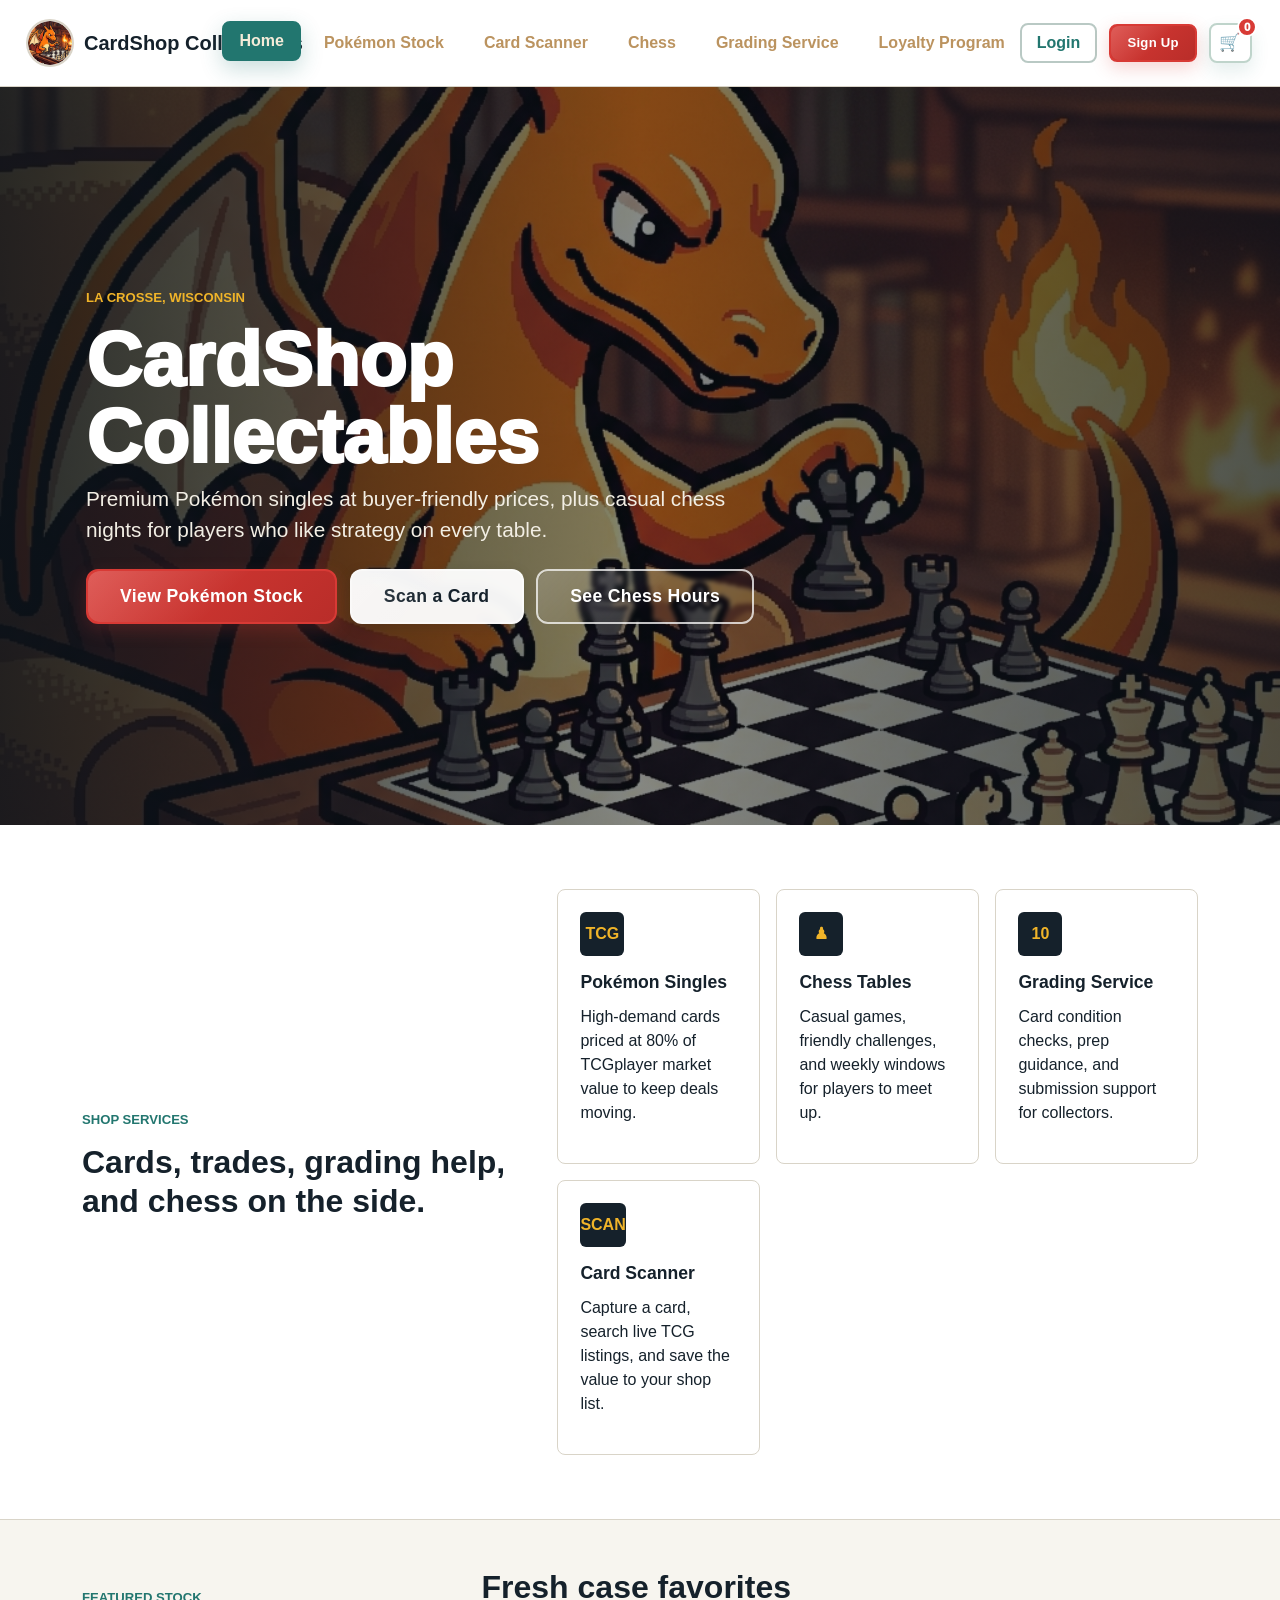
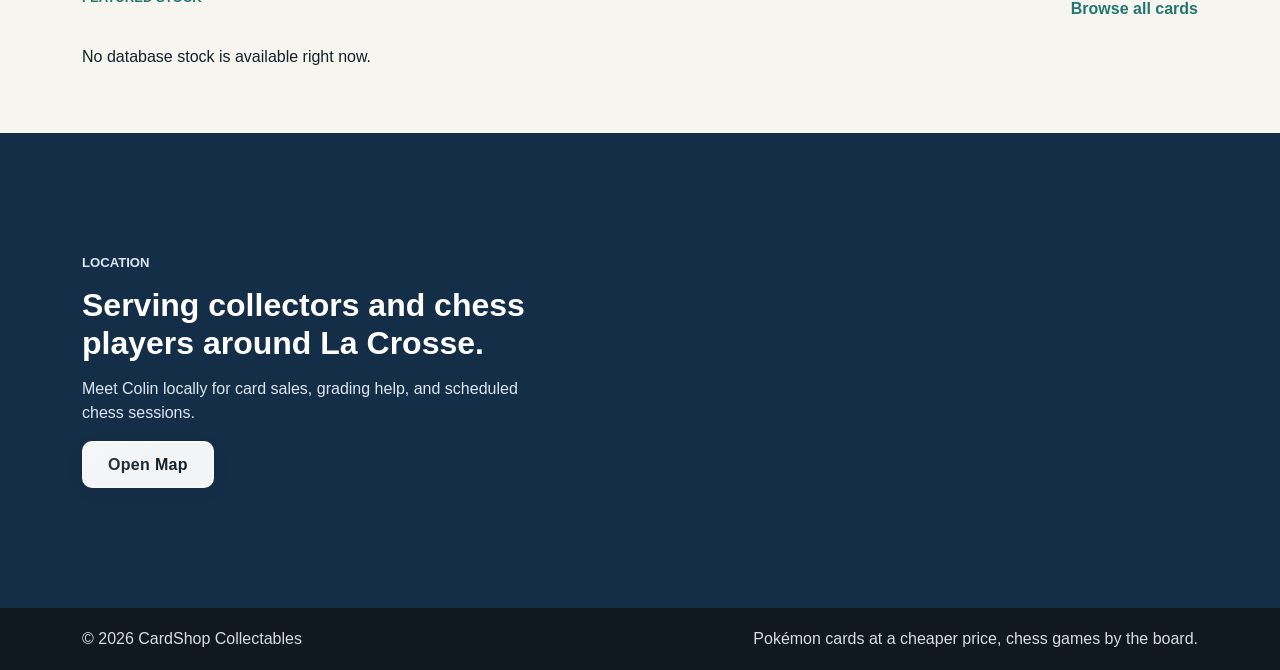
<file: docs/index.html>
<!doctype html>
<!--
  CardShop
  Copyright © 2026 Colin Toryfter
  All Rights Reserved.

  Unauthorized copying or distribution of this file is prohibited.
-->
<html lang="en">
  <head>
    <meta charset="utf-8">
    <meta name="viewport" content="width=device-width, initial-scale=1">
    <title>CardShop Collectables | Pokémon Cards and Chess in La Crosse</title>
    <meta name="description" content="CardShop Collectables sells Pokémon singles at 80% of market price and hosts casual chess in La Crosse, Wisconsin.">
    <link rel="icon" type="image/png" href="images/Favicon-circle.png">
    <link rel="apple-touch-icon" href="images/Favicon-circle.png">
    <link href="https://cdn.jsdelivr.net/npm/bootstrap@5.3.3/dist/css/bootstrap.min.css" rel="stylesheet">
    <link href="styles.css?v=set-number-1" rel="stylesheet">
  </head>
  <body>
    <nav class="navbar navbar-expand-lg sticky-top">
      <div class="container">
        <a class="navbar-brand" href="index.html"><img class="brand-mark" src="images/Favicon-circle.png" alt="" aria-hidden="true">CardShop Collectables</a>
        <button class="navbar-toggler" type="button" data-bs-toggle="collapse" data-bs-target="#mainNav" aria-controls="mainNav" aria-expanded="false" aria-label="Toggle navigation">
          <span class="navbar-toggler-icon"></span>
        </button>
        <div class="collapse navbar-collapse" id="mainNav">
          <ul class="navbar-nav ms-auto align-items-lg-center">
            <li class="nav-item"><a class="nav-link active" href="index.html">Home</a></li>
            <li class="nav-item"><a class="nav-link" href="pokemon.html">Pokémon Stock</a></li>
            <li class="nav-item"><a class="nav-link" href="scanner.html">Card Scanner</a></li>
            <li class="nav-item"><a class="nav-link" href="chess.html">Chess</a></li>
            <li class="nav-item"><a class="nav-link" href="grading.html">Grading Service</a></li>
            <li class="nav-item"><a class="nav-link" href="loyaltyprogram.html">Loyalty Program</a></li>
            <li class="nav-item"><a class="nav-link" href="about.html">About</a></li>
          </ul>
        </div>
      </div>
    </nav>

    <main>
      <section class="hero home-hero">
        <div class="hero-media" role="img" aria-label="Pokémon cards and chess pieces displayed together"></div>
        <div class="container hero-content">
          <p class="eyebrow">La Crosse, Wisconsin</p>
          <h1>CardShop Collectables</h1>
          <p class="lead">Premium Pokémon singles at buyer-friendly prices, plus casual chess nights for players who like strategy on every table.</p>
          <div class="hero-actions">
            <a class="btn btn-primary btn-lg" href="pokemon.html">View Pokémon Stock</a>
            <a class="btn btn-light btn-lg" href="scanner.html">Scan a Card</a>
            <a class="btn btn-outline-light btn-lg" href="chess.html">See Chess Hours</a>
          </div>
        </div>
      </section>

      <section class="section-band">
        <div class="container">
          <div class="row g-4 align-items-center">
            <div class="col-lg-5">
              <p class="eyebrow dark">Shop Services</p>
              <h2>Cards, trades, grading help, and chess on the side.</h2>
            </div>
            <div class="col-lg-7">
              <div class="row g-3">
                <div class="col-md-4">
                  <div class="feature-card">
                    <span class="feature-icon">TCG</span>
                    <h3>Pokémon Singles</h3>
                    <p>High-demand cards priced at 80% of TCGplayer market value to keep deals moving.</p>
                  </div>
                </div>
                <div class="col-md-4">
                  <div class="feature-card">
                    <span class="feature-icon">♟</span>
                    <h3>Chess Tables</h3>
                    <p>Casual games, friendly challenges, and weekly windows for players to meet up.</p>
                  </div>
                </div>
                <div class="col-md-4">
                  <div class="feature-card">
                    <span class="feature-icon">10</span>
                    <h3>Grading Service</h3>
                    <p>Card condition checks, prep guidance, and submission support for collectors.</p>
                  </div>
                </div>
                <div class="col-md-4">
                  <div class="feature-card">
                    <span class="feature-icon">SCAN</span>
                    <h3>Card Scanner</h3>
                    <p>Capture a card, search live TCG listings, and save the value to your shop list.</p>
                  </div>
                </div>
              </div>
            </div>
          </div>
        </div>
      </section>

      <section class="container py-5">
        <div class="section-heading">
          <p class="eyebrow dark">Featured Stock</p>
          <h2>Fresh case favorites</h2>
          <a href="pokemon.html">Browse all cards</a>
        </div>
        <div class="row g-4" id="featuredCards"></div>
      </section>

      <section class="location-strip">
        <div class="container">
          <div class="row g-4 align-items-center">
            <div class="col-lg-5">
              <p class="eyebrow">Location</p>
              <h2>Serving collectors and chess players around La Crosse.</h2>
              <p>Meet Colin locally for card sales, grading help, and scheduled chess sessions.</p>
              <a class="btn btn-light" href="about.html#map">Open Map</a>
            </div>
            <div class="col-lg-7">
              <iframe class="map-frame" title="Map of La Crosse, Wisconsin" loading="lazy" referrerpolicy="no-referrer-when-downgrade" src="https://www.google.com/maps?q=La%20Crosse%2C%20WI&output=embed"></iframe>
            </div>
          </div>
        </div>
      </section>
    </main>

    <footer>
      <div class="container d-flex flex-column flex-md-row justify-content-between gap-3">
        <span>&copy; 2026 CardShop Collectables</span>
        <span>Pokémon cards at a cheaper price, chess games by the board.</span>
      </div>
    </footer>

    <script src="https://cdn.jsdelivr.net/npm/bootstrap@5.3.3/dist/js/bootstrap.bundle.min.js"></script>
    <script src="config.js?v=api-config-1"></script>
    <script src="script.js?v=set-number-1"></script>
  </body>
</html>
</file>
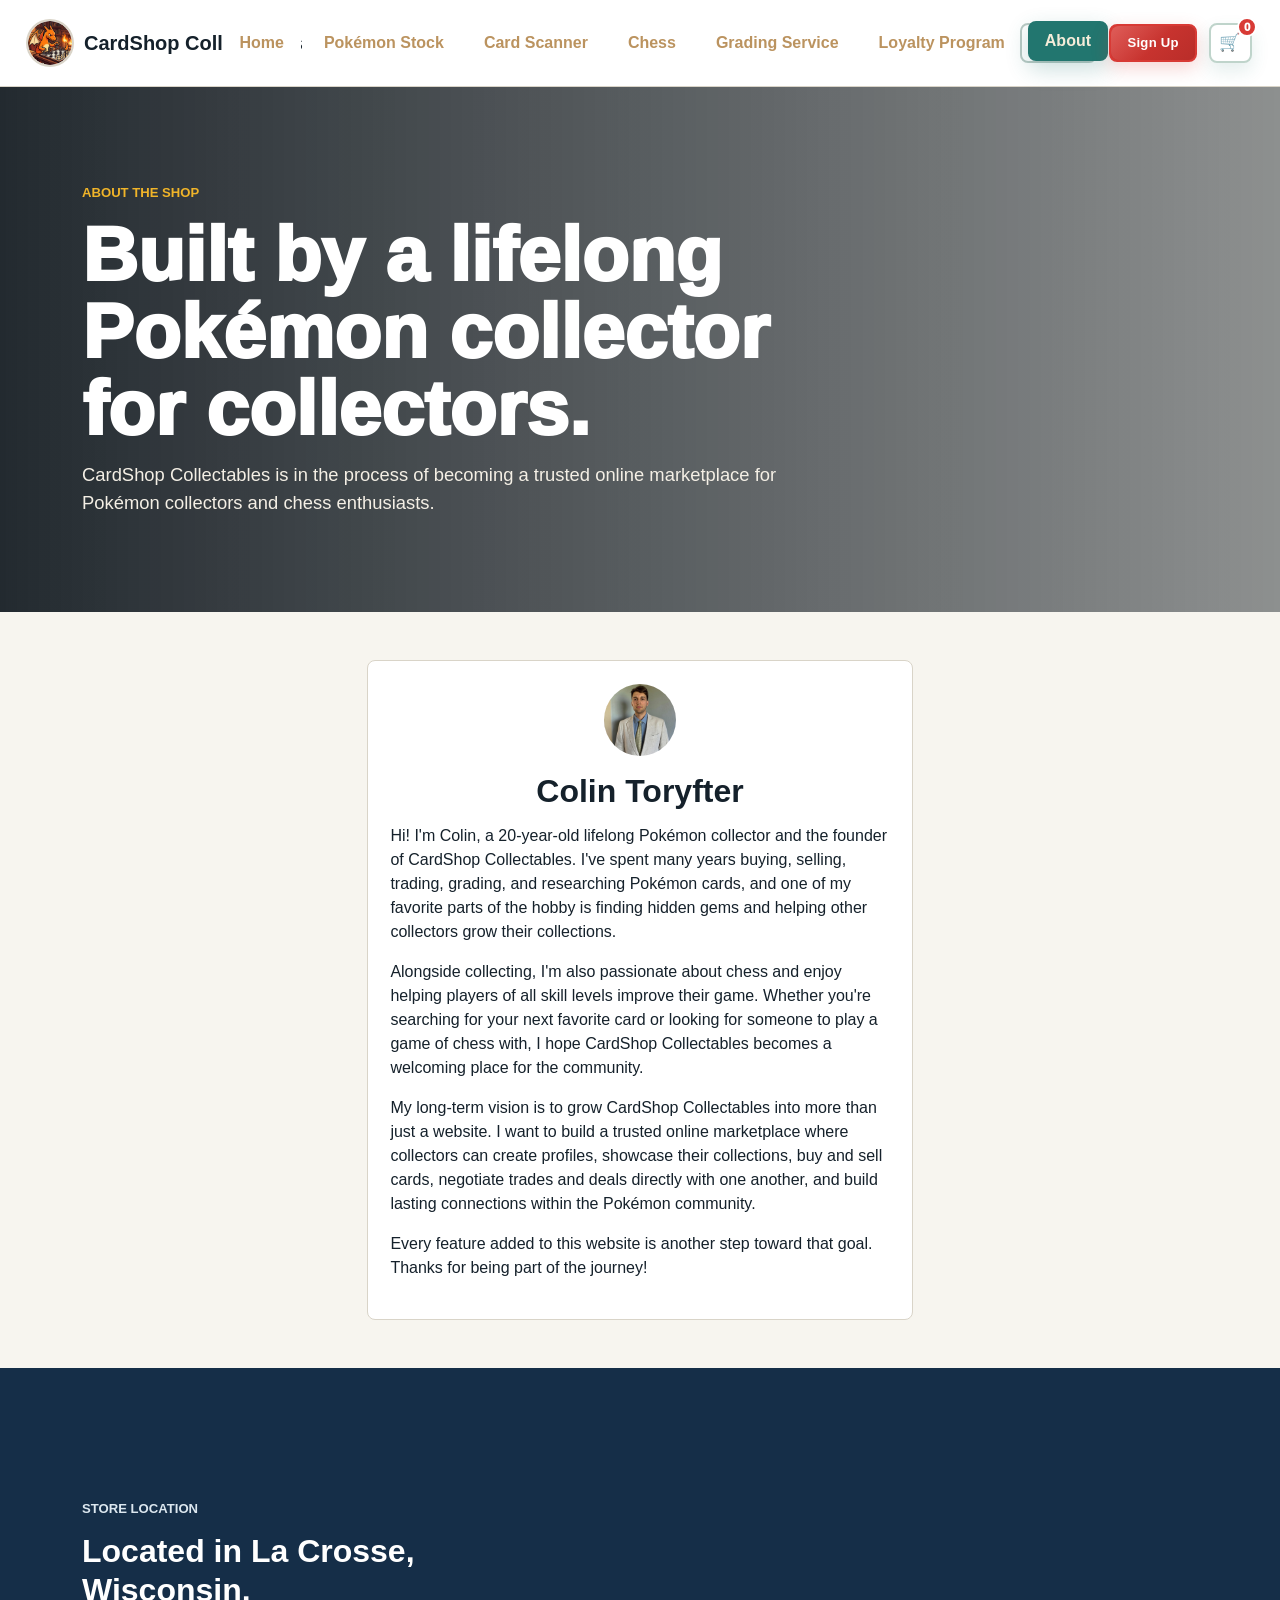
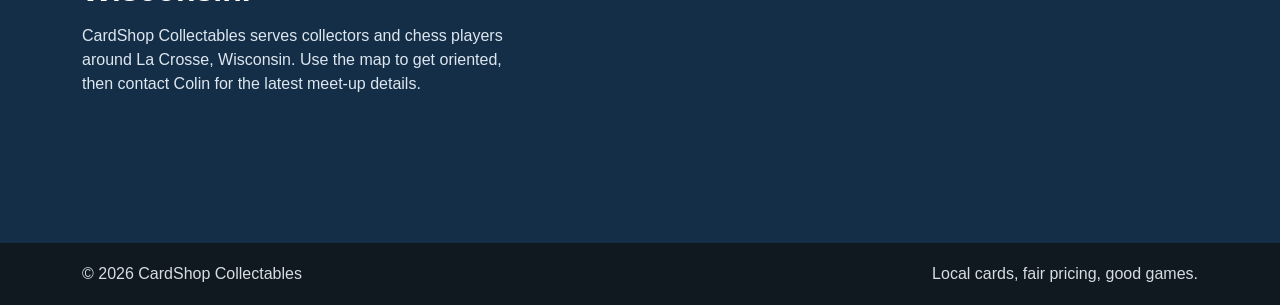
<file: docs/about.html>
<!doctype html>
<!--
  CardShop
  Copyright © 2026 Colin Toryfter
  All Rights Reserved.

  Unauthorized copying or distribution of this file is prohibited.
-->
<html lang="en">
  <head>
    <meta charset="utf-8">
    <meta name="viewport" content="width=device-width, initial-scale=1">
    <title>About | CardShop Collectables</title>
    <link rel="icon" type="image/png" href="images/Favicon-circle.png">
    <link rel="apple-touch-icon" href="images/Favicon-circle.png">
    <link href="https://cdn.jsdelivr.net/npm/bootstrap@5.3.3/dist/css/bootstrap.min.css" rel="stylesheet">
    <link href="styles.css?v=set-number-1" rel="stylesheet">
  </head>
  <body>
    <nav class="navbar navbar-expand-lg sticky-top">
      <div class="container">
        <a class="navbar-brand" href="index.html"><img class="brand-mark" src="images/Favicon-circle.png" alt="" aria-hidden="true">CardShop Collectables</a>
        <button class="navbar-toggler" type="button" data-bs-toggle="collapse" data-bs-target="#mainNav" aria-controls="mainNav" aria-expanded="false" aria-label="Toggle navigation">
          <span class="navbar-toggler-icon"></span>
        </button>
        <div class="collapse navbar-collapse" id="mainNav">
          <ul class="navbar-nav ms-auto align-items-lg-center">
            <li class="nav-item"><a class="nav-link" href="index.html">Home</a></li>
            <li class="nav-item"><a class="nav-link" href="pokemon.html">Pokémon Stock</a></li>
            <li class="nav-item"><a class="nav-link" href="scanner.html">Card Scanner</a></li>
            <li class="nav-item"><a class="nav-link" href="chess.html">Chess</a></li>
            <li class="nav-item"><a class="nav-link" href="grading.html">Grading Service</a></li>
            <li class="nav-item"><a class="nav-link" href="loyaltyprogram.html">Loyalty Program</a></li>
            <li class="nav-item"><a class="nav-link active" href="about.html">About</a></li>
          </ul>
        </div>
      </div>
    </nav>

    <main>
      <section class="page-header about-header">
        <div class="container">
          <p class="eyebrow">About the Shop</p>
          <h1>Built by a lifelong Pokémon collector for collectors.</h1>
          <p>CardShop Collectables is in the process of becoming a trusted online marketplace for Pokémon collectors and chess enthusiasts.</p>
        </div>
      </section>

      <section class="container py-5">
        <div class="row g-4 justify-content-center">
          <div class="col-md-6">
            <div class="profile-card text-center">
              <img class="profile-avatar" src="images/colin.jpg" alt="Colin Toryfter">
              <h2>Colin Toryfter</h2>

              <p class="text-start">
                Hi! I'm Colin, a 20-year-old lifelong Pokémon collector and the founder of
                CardShop Collectables. I've spent many years buying, selling, trading,
                grading, and researching Pokémon cards, and one of my favorite parts of the
                hobby is finding hidden gems and helping other collectors grow their
                collections.
              </p>

              <p class="text-start">
                Alongside collecting, I'm also passionate about chess and enjoy helping
                players of all skill levels improve their game. Whether you're searching for
                your next favorite card or looking for someone to play a game of chess with,
                I hope CardShop Collectables becomes a welcoming place for the community.
              </p>

              <p class="text-start">
                My long-term vision is to grow CardShop Collectables into more than just a
                website. I want to build a trusted online marketplace where
                collectors can create profiles, showcase their collections, buy and sell
                cards, negotiate trades and deals directly with one another, and build
                lasting connections within the Pokémon community.
              </p>

              <p class="text-start">
                Every feature added to this website is another step toward that goal. Thanks
                for being part of the journey!
              </p>
            </div>
          </div>
        </div>
      </section>

      <section class="location-strip" id="map">
        <div class="container">
          <div class="row g-4 align-items-center">
            <div class="col-lg-5">
              <p class="eyebrow">Store Location</p>
              <h2>Located in La Crosse, Wisconsin.</h2>
              <p>CardShop Collectables serves collectors and chess players around La Crosse, Wisconsin. Use the map to get oriented, then contact Colin for the latest meet-up details.</p>
            </div>
            <div class="col-lg-7">
              <iframe class="map-frame" title="Map of La Crosse, Wisconsin" loading="lazy" referrerpolicy="no-referrer-when-downgrade" src="https://www.google.com/maps?q=La%20Crosse%2C%20WI&output=embed"></iframe>
            </div>
          </div>
        </div>
      </section>
    </main>

    <footer>
      <div class="container d-flex flex-column flex-md-row justify-content-between gap-3">
        <span>&copy; 2026 CardShop Collectables</span>
        <span>Local cards, fair pricing, good games.</span>
      </div>
    </footer>

    <script src="https://cdn.jsdelivr.net/npm/bootstrap@5.3.3/dist/js/bootstrap.bundle.min.js"></script>
    <script src="config.js?v=api-config-1"></script>
    <script src="script.js?v=set-number-1"></script>
  </body>
</html>
</file>
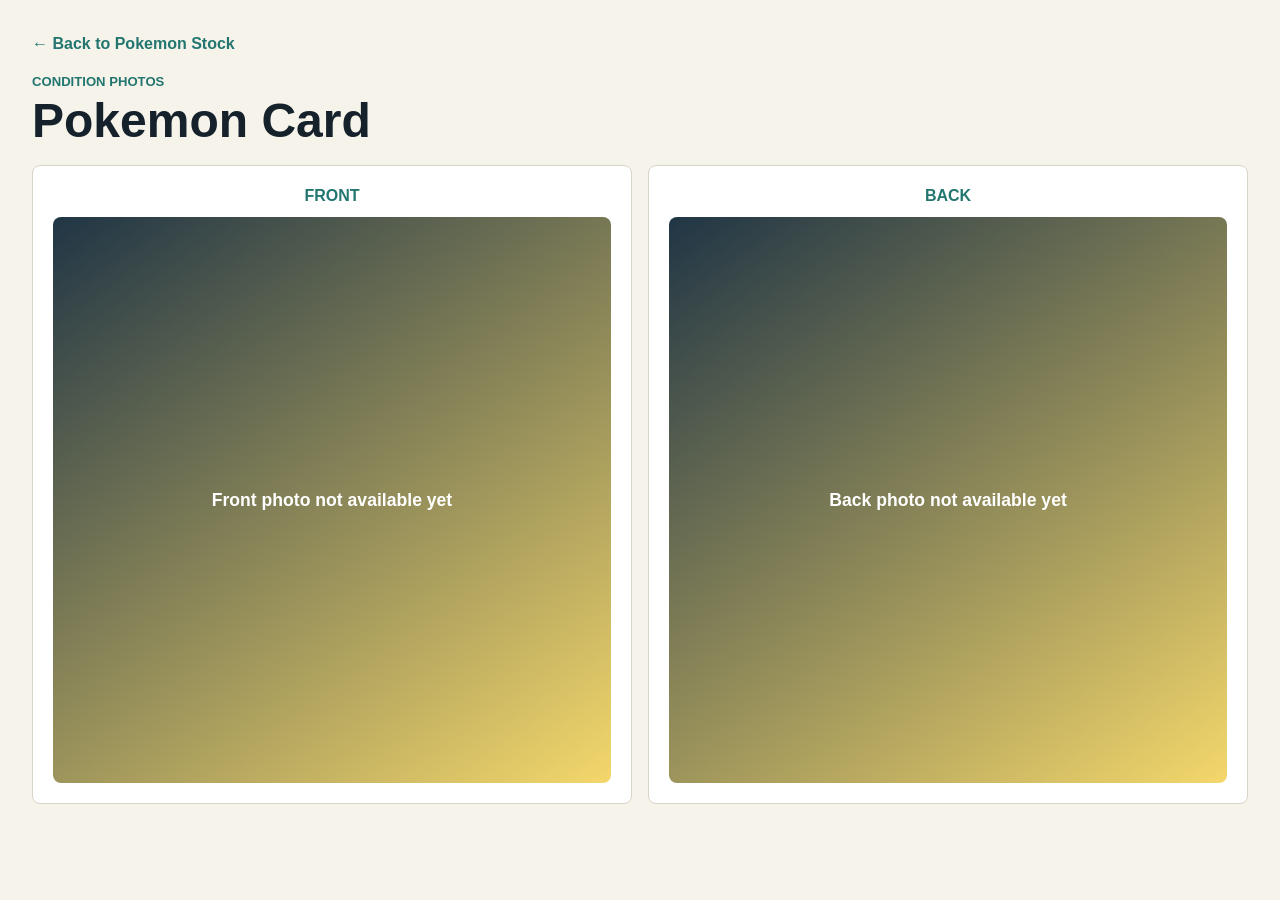
<file: docs/card-viewer.html>
<!doctype html>
<!--
  CardShop
  Copyright (c) 2026 Colin Toryfter
  All Rights Reserved.

  Unauthorized copying or distribution of this file is prohibited.
-->
<html lang="en">
  <head>
    <meta charset="utf-8">
    <meta name="viewport" content="width=device-width, initial-scale=1">
    <title>Card Condition Viewer | CardShop Collectables</title>
    <link rel="icon" type="image/png" href="images/Favicon-circle.png">
    <link rel="apple-touch-icon" href="images/Favicon-circle.png">
    <link href="https://cdn.jsdelivr.net/npm/bootstrap@5.3.3/dist/css/bootstrap.min.css" rel="stylesheet">
    <link href="styles.css?v=set-number-1" rel="stylesheet">
  </head>
  <body class="card-viewer-page">
    <main class="viewer-shell">
      <a class="viewer-back-link" href="pokemon.html">&larr; Back to Pokemon Stock</a>
      <header class="viewer-header">
        <div>
          <p class="eyebrow dark">Condition Photos</p>
          <h1 id="viewerCardName">Pokemon Card</h1>
        </div>
        <p id="viewerCardMeta"></p>
      </header>

      <section class="condition-viewer-grid" aria-label="Card front and back photos">
        <article class="condition-viewer-panel">
          <h2>FRONT</h2>
          <div class="condition-viewer-frame">
            <img id="viewerFrontImage" alt="Card front">
          </div>
        </article>
        <article class="condition-viewer-panel">
          <h2>BACK</h2>
          <div class="condition-viewer-frame">
            <img id="viewerBackImage" alt="Card back">
          </div>
        </article>
      </section>
    </main>

    <script src="script.js?v=set-number-1"></script>
  </body>
</html>
</file>
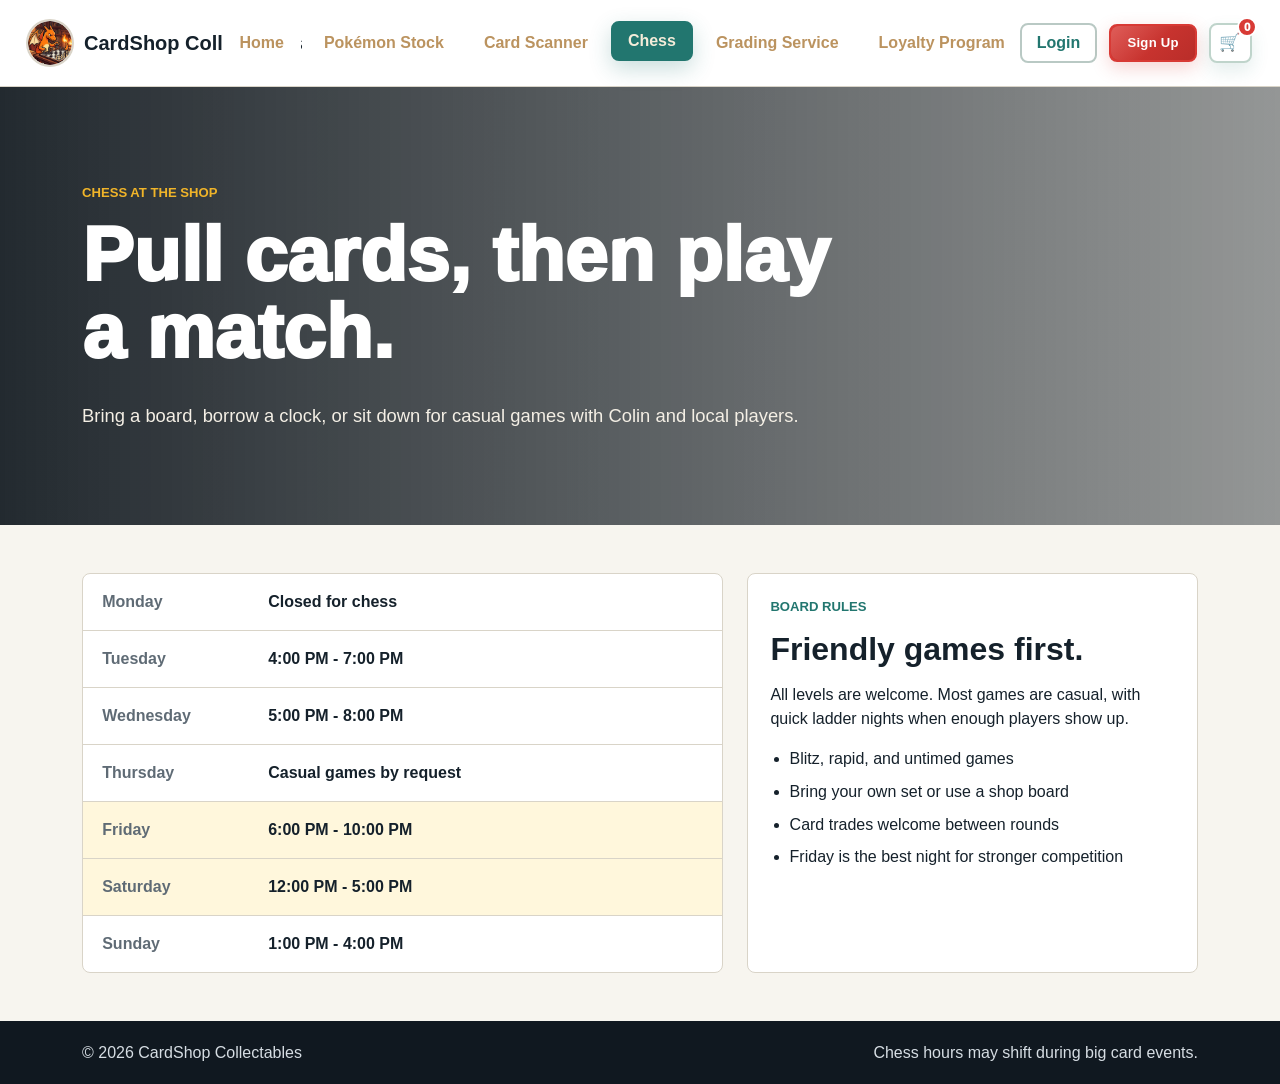
<file: docs/chess.html>
<!doctype html>
<!--
  CardShop
  Copyright © 2026 Colin Toryfter
  All Rights Reserved.

  Unauthorized copying or distribution of this file is prohibited.
-->
<html lang="en">
  <head>
    <meta charset="utf-8">
    <meta name="viewport" content="width=device-width, initial-scale=1">
    <title>Chess Hours | CardShop Collectables</title>
    <link rel="icon" type="image/png" href="images/Favicon-circle.png">
    <link rel="apple-touch-icon" href="images/Favicon-circle.png">
    <link href="https://cdn.jsdelivr.net/npm/bootstrap@5.3.3/dist/css/bootstrap.min.css" rel="stylesheet">
    <link href="styles.css?v=set-number-1" rel="stylesheet">
  </head>
  <body>
    <nav class="navbar navbar-expand-lg sticky-top">
      <div class="container">
        <a class="navbar-brand" href="index.html"><img class="brand-mark" src="images/Favicon-circle.png" alt="" aria-hidden="true">CardShop Collectables</a>
        <button class="navbar-toggler" type="button" data-bs-toggle="collapse" data-bs-target="#mainNav" aria-controls="mainNav" aria-expanded="false" aria-label="Toggle navigation">
          <span class="navbar-toggler-icon"></span>
        </button>
        <div class="collapse navbar-collapse" id="mainNav">
          <ul class="navbar-nav ms-auto align-items-lg-center">
            <li class="nav-item"><a class="nav-link" href="index.html">Home</a></li>
            <li class="nav-item"><a class="nav-link" href="pokemon.html">Pokémon Stock</a></li>
            <li class="nav-item"><a class="nav-link" href="scanner.html">Card Scanner</a></li>
            <li class="nav-item"><a class="nav-link active" href="chess.html">Chess</a></li>
            <li class="nav-item"><a class="nav-link" href="grading.html">Grading Service</a></li>
            <li class="nav-item"><a class="nav-link" href="loyaltyprogram.html">Loyalty Program</a></li>
            <li class="nav-item"><a class="nav-link" href="about.html">About</a></li>
          </ul>
        </div>
      </div>
    </nav>

    <main>
      <section class="page-header chess-header">
        <div class="container">
          <p class="eyebrow">Chess at the Shop</p>
          <h1>Pull cards, then play a match.</h1>
          <p>Bring a board, borrow a clock, or sit down for casual games with Colin and local players.</p>
        </div>
      </section>

      <section class="container py-5">
        <div class="row g-4">
          <div class="col-lg-7">
            <div class="schedule-panel">
              <div class="schedule-row"><span>Monday</span><strong>Closed for chess</strong></div>
              <div class="schedule-row"><span>Tuesday</span><strong>4:00 PM - 7:00 PM</strong></div>
              <div class="schedule-row"><span>Wednesday</span><strong>5:00 PM - 8:00 PM</strong></div>
              <div class="schedule-row"><span>Thursday</span><strong>Casual games by request</strong></div>
              <div class="schedule-row highlight"><span>Friday</span><strong>6:00 PM - 10:00 PM</strong></div>
              <div class="schedule-row highlight"><span>Saturday</span><strong>12:00 PM - 5:00 PM</strong></div>
              <div class="schedule-row"><span>Sunday</span><strong>1:00 PM - 4:00 PM</strong></div>
            </div>
          </div>
          <div class="col-lg-5">
            <div class="info-panel">
              <p class="eyebrow dark">Board Rules</p>
              <h2>Friendly games first.</h2>
              <p>All levels are welcome. Most games are casual, with quick ladder nights when enough players show up.</p>
              <ul class="clean-list">
                <li>Blitz, rapid, and untimed games</li>
                <li>Bring your own set or use a shop board</li>
                <li>Card trades welcome between rounds</li>
                <li>Friday is the best night for stronger competition</li>
              </ul>
            </div>
          </div>
        </div>
      </section>
    </main>

    <footer>
      <div class="container d-flex flex-column flex-md-row justify-content-between gap-3">
        <span>&copy; 2026 CardShop Collectables</span>
        <span>Chess hours may shift during big card events.</span>
      </div>
    </footer>

    <script src="https://cdn.jsdelivr.net/npm/bootstrap@5.3.3/dist/js/bootstrap.bundle.min.js"></script>
    <script src="config.js?v=api-config-1"></script>
    <script src="script.js?v=set-number-1"></script>
  </body>
</html>
</file>
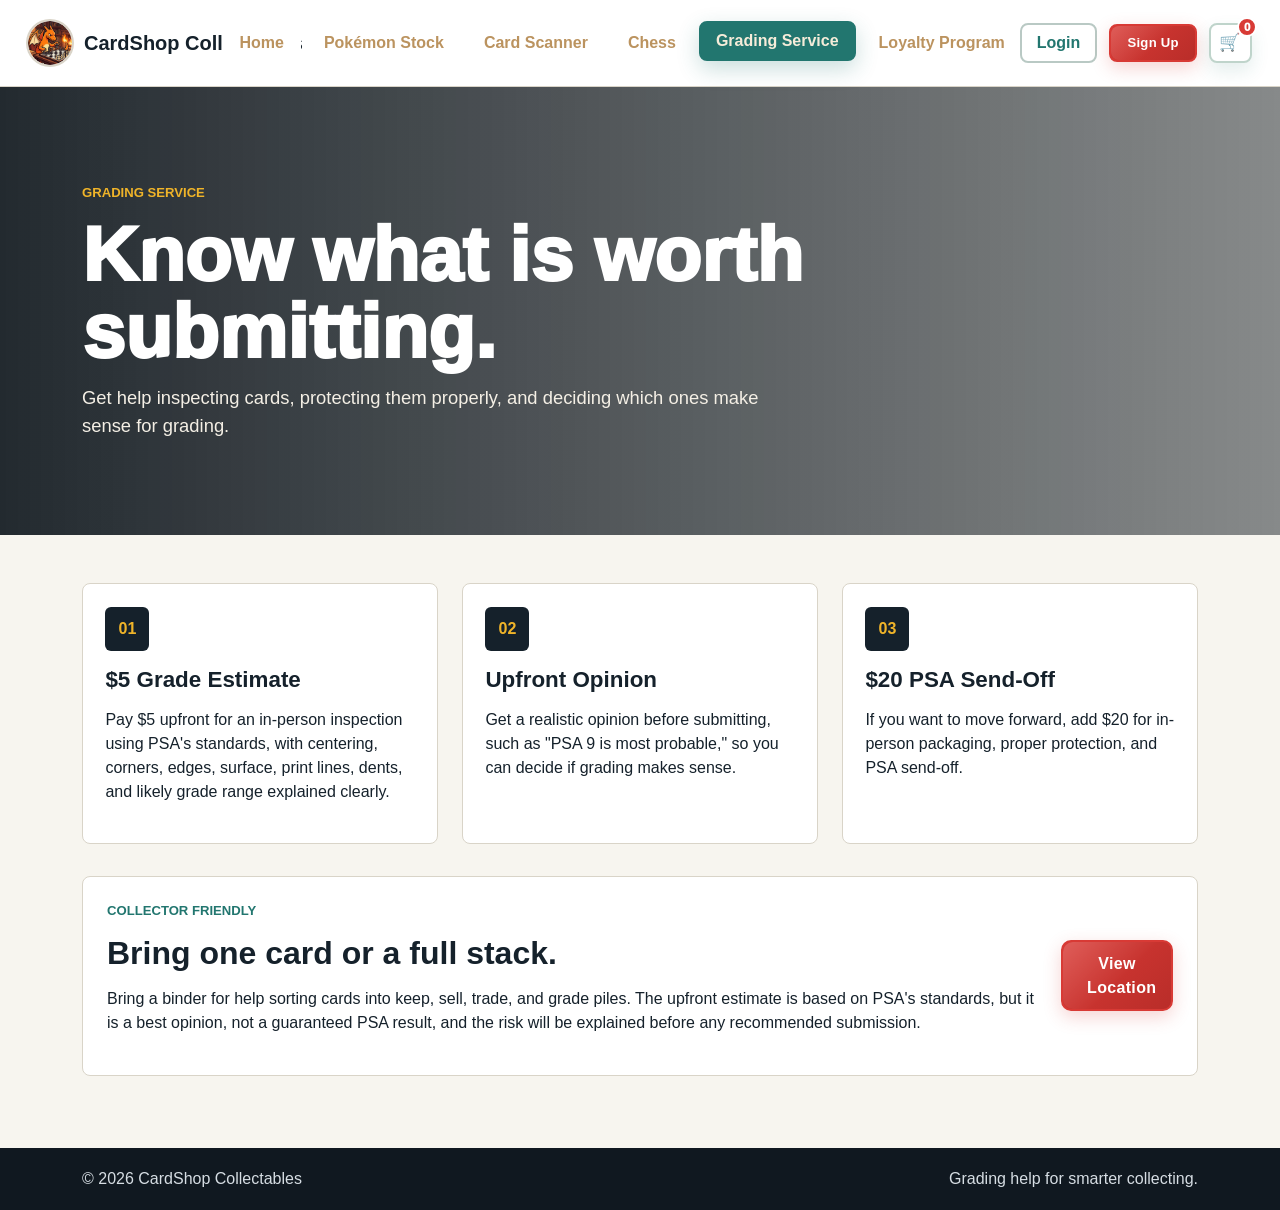
<file: docs/grading.html>
<!doctype html>
<!--
  CardShop
  Copyright © 2026 Colin Toryfter
  All Rights Reserved.

  Unauthorized copying or distribution of this file is prohibited.
-->
<html lang="en">
  <head>
    <meta charset="utf-8">
    <meta name="viewport" content="width=device-width, initial-scale=1">
    <title>Grading Service | CardShop Collectables</title>
    <link rel="icon" type="image/png" href="images/Favicon-circle.png">
    <link rel="apple-touch-icon" href="images/Favicon-circle.png">
    <link href="https://cdn.jsdelivr.net/npm/bootstrap@5.3.3/dist/css/bootstrap.min.css" rel="stylesheet">
    <link href="styles.css?v=set-number-1" rel="stylesheet">
  </head>
  <body>
    <nav class="navbar navbar-expand-lg sticky-top">
      <div class="container">
        <a class="navbar-brand" href="index.html"><img class="brand-mark" src="images/Favicon-circle.png" alt="" aria-hidden="true">CardShop Collectables</a>
        <button class="navbar-toggler" type="button" data-bs-toggle="collapse" data-bs-target="#mainNav" aria-controls="mainNav" aria-expanded="false" aria-label="Toggle navigation">
          <span class="navbar-toggler-icon"></span>
        </button>
        <div class="collapse navbar-collapse" id="mainNav">
          <ul class="navbar-nav mx-auto align-items-lg-center">
            <li class="nav-item"><a class="nav-link" href="index.html">Home</a></li>
            <li class="nav-item"><a class="nav-link" href="pokemon.html">Pokémon Stock</a></li>
            <li class="nav-item"><a class="nav-link" href="scanner.html">Card Scanner</a></li>
            <li class="nav-item"><a class="nav-link" href="chess.html">Chess</a></li>
            <li class="nav-item"><a class="nav-link active" href="grading.html">Grading Service</a></li>
            <li class="nav-item"><a class="nav-link" href="loyaltyprogram.html">Loyalty Program</a></li>
            <li class="nav-item"><a class="nav-link" href="about.html">About</a></li>
          </ul>
        </div>
      </div>
    </nav>

    <main>
      <section class="page-header grading-header">
        <div class="container">
          <p class="eyebrow">Grading Service</p>
          <h1>Know what is worth submitting.</h1>
          <p>Get help inspecting cards, protecting them properly, and deciding which ones make sense for grading.</p>
        </div>
      </section>

      <section class="container py-5">
        <div class="row g-4">
          <div class="col-lg-4">
            <div class="service-card">
              <span class="step">01</span>
              <h2>$5 Grade Estimate</h2>
              <p>Pay $5 upfront for an in-person inspection using PSA's standards, with centering, corners, edges, surface, print lines, dents, and likely grade range explained clearly.</p>
            </div>
          </div>
          <div class="col-lg-4">
            <div class="service-card">
              <span class="step">02</span>
              <h2>Upfront Opinion</h2>
              <p>Get a realistic opinion before submitting, such as "PSA 9 is most probable," so you can decide if grading makes sense.</p>
            </div>
          </div>
          <div class="col-lg-4">
            <div class="service-card">
              <span class="step">03</span>
              <h2>$20 PSA Send-Off</h2>
              <p>If you want to move forward, add $20 for in-person packaging, proper protection, and PSA send-off.</p>
            </div>
          </div>
        </div>

        <div class="grading-callout">
          <div>
            <p class="eyebrow dark">Collector Friendly</p>
            <h2>Bring one card or a full stack.</h2>
            <p>Bring a binder for help sorting cards into keep, sell, trade, and grade piles. The upfront estimate is based on PSA's standards, but it is a best opinion, not a guaranteed PSA result, and the risk will be explained before any recommended submission.</p>
          </div>
          <a class="btn btn-primary" href="about.html#map">View Location</a>
        </div>
      </section>
    </main>

    <footer>
      <div class="container d-flex flex-column flex-md-row justify-content-between gap-3">
        <span>&copy; 2026 CardShop Collectables</span>
        <span>Grading help for smarter collecting.</span>
      </div>
    </footer>

    <script src="https://cdn.jsdelivr.net/npm/bootstrap@5.3.3/dist/js/bootstrap.bundle.min.js"></script>
    <script src="config.js?v=api-config-1"></script>
    <script src="script.js?v=set-number-1"></script>
  </body>
</html>
</file>
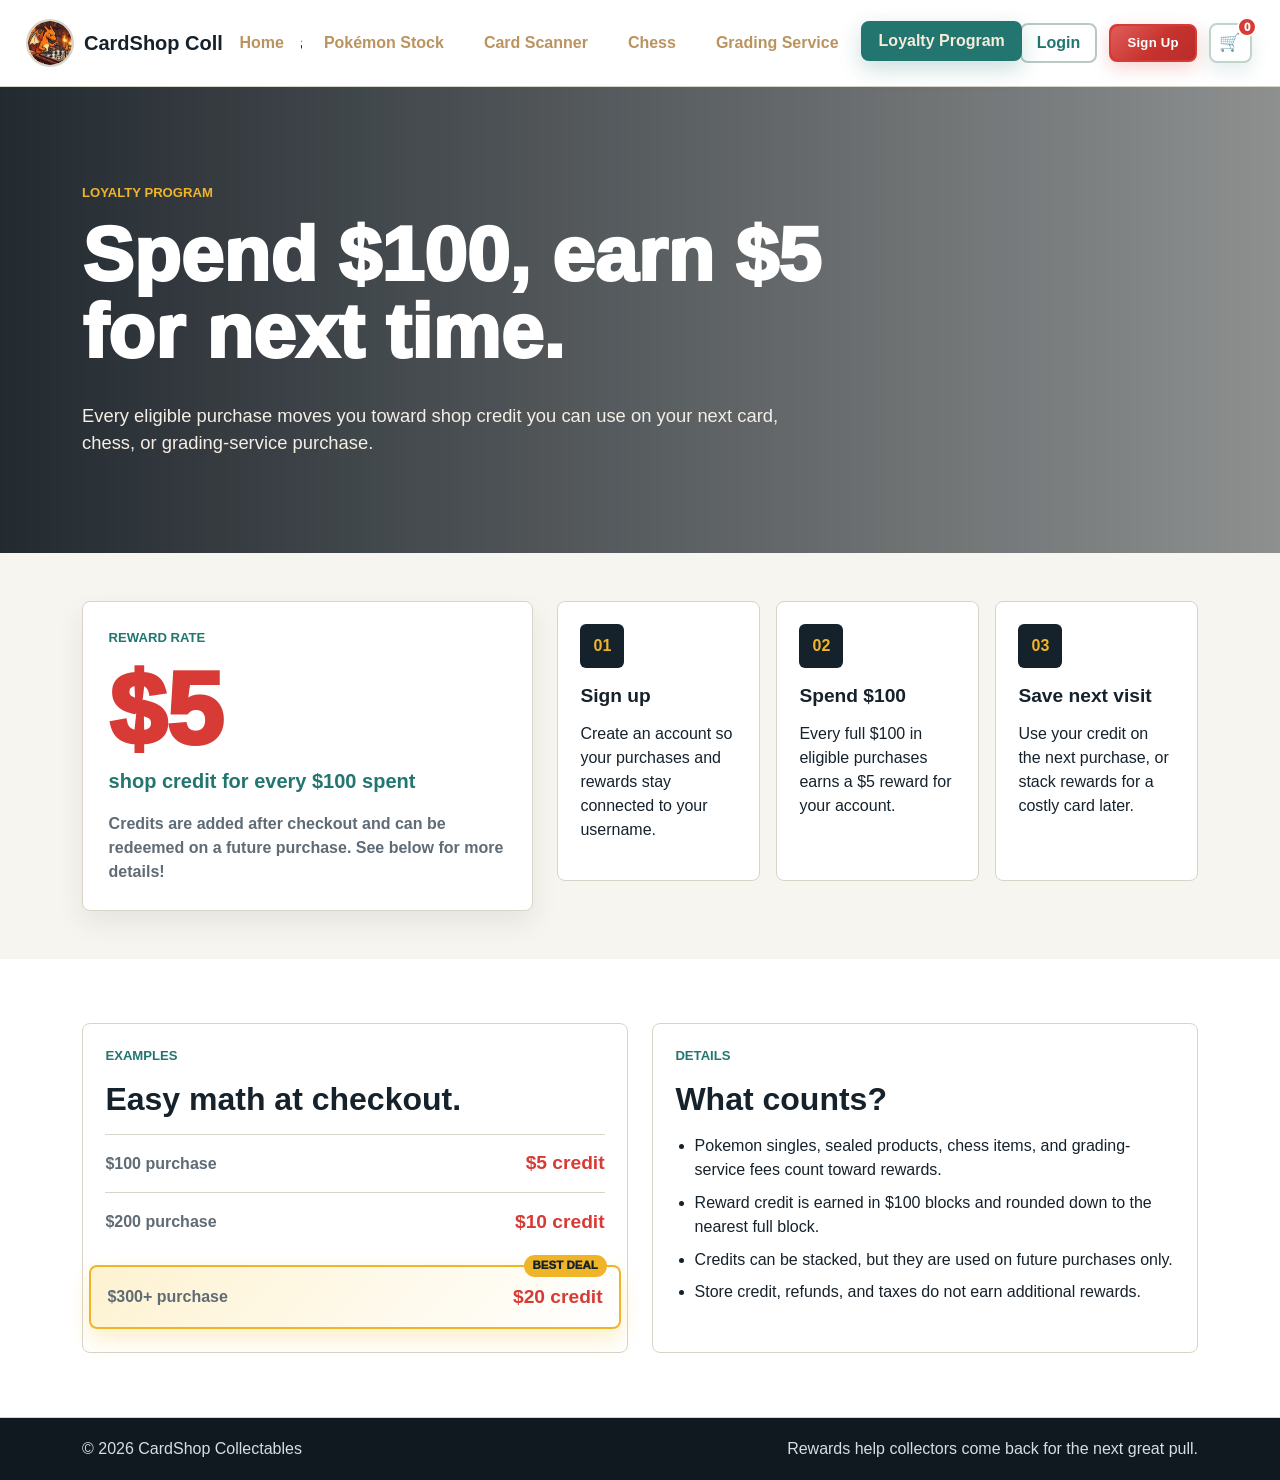
<file: docs/loyaltyprogram.html>
<!doctype html>
<!--
  CardShop
  Copyright © 2026 Colin Toryfter
  All Rights Reserved.

  Unauthorized copying or distribution of this file is prohibited.
-->
<html lang="en">
  <head>
    <meta charset="utf-8">
    <meta name="viewport" content="width=device-width, initial-scale=1">
    <title>Loyalty Program | CardShop Collectables</title>
    <meta name="description" content="Earn CardShop Collectables shop credit for every $50 spent on cards, grading help, and eligible shop purchases.">
    <link rel="icon" type="image/png" href="images/Favicon-circle.png">
    <link rel="apple-touch-icon" href="images/Favicon-circle.png">
    <link href="https://cdn.jsdelivr.net/npm/bootstrap@5.3.3/dist/css/bootstrap.min.css" rel="stylesheet">
    <link href="styles.css?v=set-number-1" rel="stylesheet">
  </head>
  <body>
    <nav class="navbar navbar-expand-lg sticky-top">
      <div class="container">
        <a class="navbar-brand" href="index.html"><img class="brand-mark" src="images/Favicon-circle.png" alt="" aria-hidden="true">CardShop Collectables</a>
        <button class="navbar-toggler" type="button" data-bs-toggle="collapse" data-bs-target="#mainNav" aria-controls="mainNav" aria-expanded="false" aria-label="Toggle navigation">
          <span class="navbar-toggler-icon"></span>
        </button>
        <div class="collapse navbar-collapse" id="mainNav">
          <ul class="navbar-nav ms-auto align-items-lg-center">
            <li class="nav-item"><a class="nav-link" href="index.html">Home</a></li>
            <li class="nav-item"><a class="nav-link" href="pokemon.html">Pok&eacute;mon Stock</a></li>
            <li class="nav-item"><a class="nav-link" href="scanner.html">Card Scanner</a></li>
            <li class="nav-item"><a class="nav-link" href="chess.html">Chess</a></li>
            <li class="nav-item"><a class="nav-link" href="grading.html">Grading Service</a></li>
            <li class="nav-item"><a class="nav-link active" href="loyaltyprogram.html">Loyalty Program</a></li>
            <li class="nav-item"><a class="nav-link" href="about.html">About</a></li>
          </ul>
        </div>
      </div>
    </nav>

    <main>
      <section class="page-header loyalty-header">
        <div class="container">
          <p class="eyebrow">Loyalty Program</p>
          <h1>Spend $100, earn $5 for next time.</h1>
          <p>Every eligible purchase moves you toward shop credit you can use on your next card, chess, or grading-service purchase.</p>
        </div>
      </section>

      <section class="container py-5">
        <div class="row g-4 align-items-stretch">
          <div class="col-lg-5">
            <div class="loyalty-total-card">
              <p class="eyebrow dark">Reward Rate</p>
              <strong>$5</strong>
              <span>shop credit for every $100 spent</span>
              <p>Credits are added after checkout and can be redeemed on a future purchase. See below for more details!</p>
            </div>
          </div>
          <div class="col-lg-7">
            <div class="row g-3">
              <div class="col-md-4">
                <div class="feature-card">
                  <span class="step">01</span>
                  <h2>Sign up</h2>
                  <p>Create an account so your purchases and rewards stay connected to your username.</p>
                </div>
              </div>
              <div class="col-md-4">
                <div class="feature-card">
                  <span class="step">02</span>
                  <h2>Spend $100</h2>
                  <p>Every full $100 in eligible purchases earns a $5 reward for your account.</p>
                </div>
              </div>
              <div class="col-md-4">
                <div class="feature-card">
                  <span class="step">03</span>
                  <h2>Save next visit</h2>
                  <p>Use your credit on the next purchase, or stack rewards for a costly card later.</p>
                </div>
              </div>
            </div>
          </div>
        </div>
      </section>

      <section class="section-band">
        <div class="container">
          <div class="row g-4">
            <div class="col-lg-6">
              <div class="info-panel">
                <p class="eyebrow dark">Examples</p>
                <h2>Easy math at checkout.</h2>
                <div class="reward-example"><span>$100 purchase</span><strong>$5 credit</strong></div>
                <div class="reward-example"><span>$200 purchase</span><strong>$10 credit</strong></div>
                <div class="reward-example best-deal"><span>$300+ purchase</span><strong>$20 credit</strong></div>
              </div>
            </div>
            <div class="col-lg-6">
              <div class="info-panel">
                <p class="eyebrow dark">Details</p>
                <h2>What counts?</h2>
                <ul class="clean-list">
                  <li>Pokemon singles, sealed products, chess items, and grading-service fees count toward rewards.</li>
                  <li>Reward credit is earned in $100 blocks and rounded down to the nearest full block.</li>
                  <li>Credits can be stacked, but they are used on future purchases only.</li>
                  <li>Store credit, refunds, and taxes do not earn additional rewards.</li>
                </ul>
              </div>
            </div>
          </div>
        </div>
      </section>
    </main>

    <footer>
      <div class="container d-flex flex-column flex-md-row justify-content-between gap-3">
        <span>&copy; 2026 CardShop Collectables</span>
        <span>Rewards help collectors come back for the next great pull.</span>
      </div>
    </footer>

    <script src="https://cdn.jsdelivr.net/npm/bootstrap@5.3.3/dist/js/bootstrap.bundle.min.js"></script>
    <script src="config.js?v=api-config-1"></script>
    <script src="script.js?v=set-number-1"></script>
  </body>
</html>
</file>
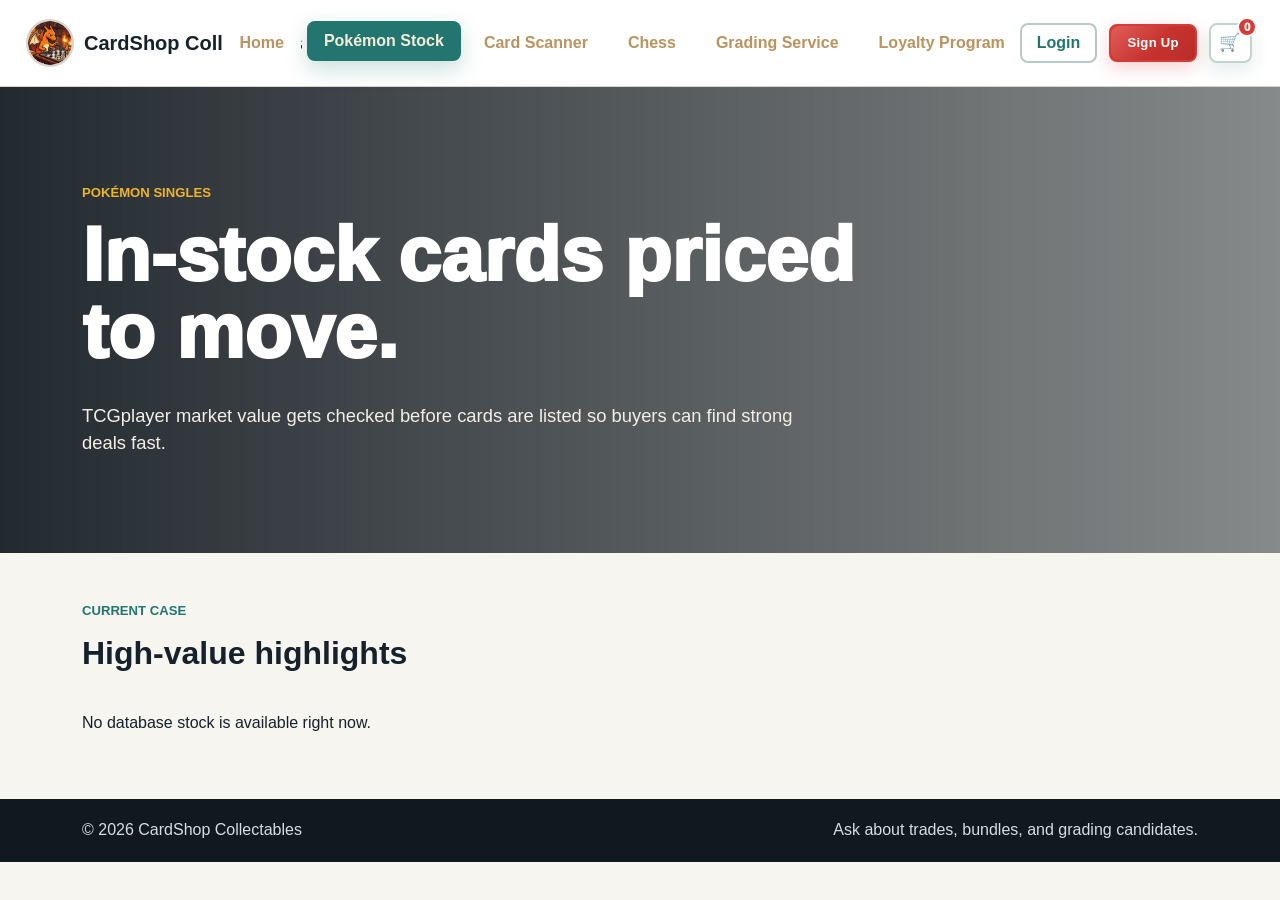
<file: docs/pokemon.html>
<!doctype html>
<!--
  CardShop
  Copyright © 2026 Colin Toryfter
  All Rights Reserved.

  Unauthorized copying or distribution of this file is prohibited.
-->
<html lang="en">
  <head>
    <meta charset="utf-8">
    <meta name="viewport" content="width=device-width, initial-scale=1">
    <title>Pokémon Stock | CardShop Collectables</title>
    <link rel="icon" type="image/png" href="images/Favicon-circle.png">
    <link rel="apple-touch-icon" href="images/Favicon-circle.png">
    <link href="https://cdn.jsdelivr.net/npm/bootstrap@5.3.3/dist/css/bootstrap.min.css" rel="stylesheet">
    <link href="styles.css?v=set-number-1" rel="stylesheet">
  </head>
  <body>
    <nav class="navbar navbar-expand-lg sticky-top">
      <div class="container">
        <a class="navbar-brand" href="index.html"><img class="brand-mark" src="images/Favicon-circle.png" alt="" aria-hidden="true">CardShop Collectables</a>
        <button class="navbar-toggler" type="button" data-bs-toggle="collapse" data-bs-target="#mainNav" aria-controls="mainNav" aria-expanded="false" aria-label="Toggle navigation">
          <span class="navbar-toggler-icon"></span>
        </button>
        <div class="collapse navbar-collapse" id="mainNav">
          <ul class="navbar-nav ms-auto align-items-lg-center">
            <li class="nav-item"><a class="nav-link" href="index.html">Home</a></li>
            <li class="nav-item"><a class="nav-link active" href="pokemon.html">Pokémon Stock</a></li>
            <li class="nav-item"><a class="nav-link" href="scanner.html">Card Scanner</a></li>
            <li class="nav-item"><a class="nav-link" href="chess.html">Chess</a></li>
            <li class="nav-item"><a class="nav-link" href="grading.html">Grading Service</a></li>
            <li class="nav-item"><a class="nav-link" href="loyaltyprogram.html">Loyalty Program</a></li>
            <li class="nav-item"><a class="nav-link" href="about.html">About</a></li>
          </ul>
        </div>
      </div>
    </nav>

    <main>
      <section class="page-header cards-header">
        <div class="container">
          <p class="eyebrow">Pokémon Singles</p>
          <h1>In-stock cards priced to move.</h1>
          <p>TCGplayer market value gets checked before cards are listed so buyers can find strong deals fast.</p>
        </div>
      </section>

      <section class="container py-5">
        <div class="stock-toolbar">
          <div>
            <p class="eyebrow dark">Current Case</p>
            <h2>High-value highlights</h2>
          </div>
          
        </div>
        <div class="row g-4" id="pokemonStock"></div>
      </section>
    </main>

    <footer>
      <div class="container d-flex flex-column flex-md-row justify-content-between gap-3">
        <span>&copy; 2026 CardShop Collectables</span>
        <span>Ask about trades, bundles, and grading candidates.</span>
      </div>
    </footer>

    <script src="https://cdn.jsdelivr.net/npm/bootstrap@5.3.3/dist/js/bootstrap.bundle.min.js"></script>
    <script src="config.js?v=api-config-1"></script>
    <script src="script.js?v=set-number-1"></script>
  </body>
</html>
</file>
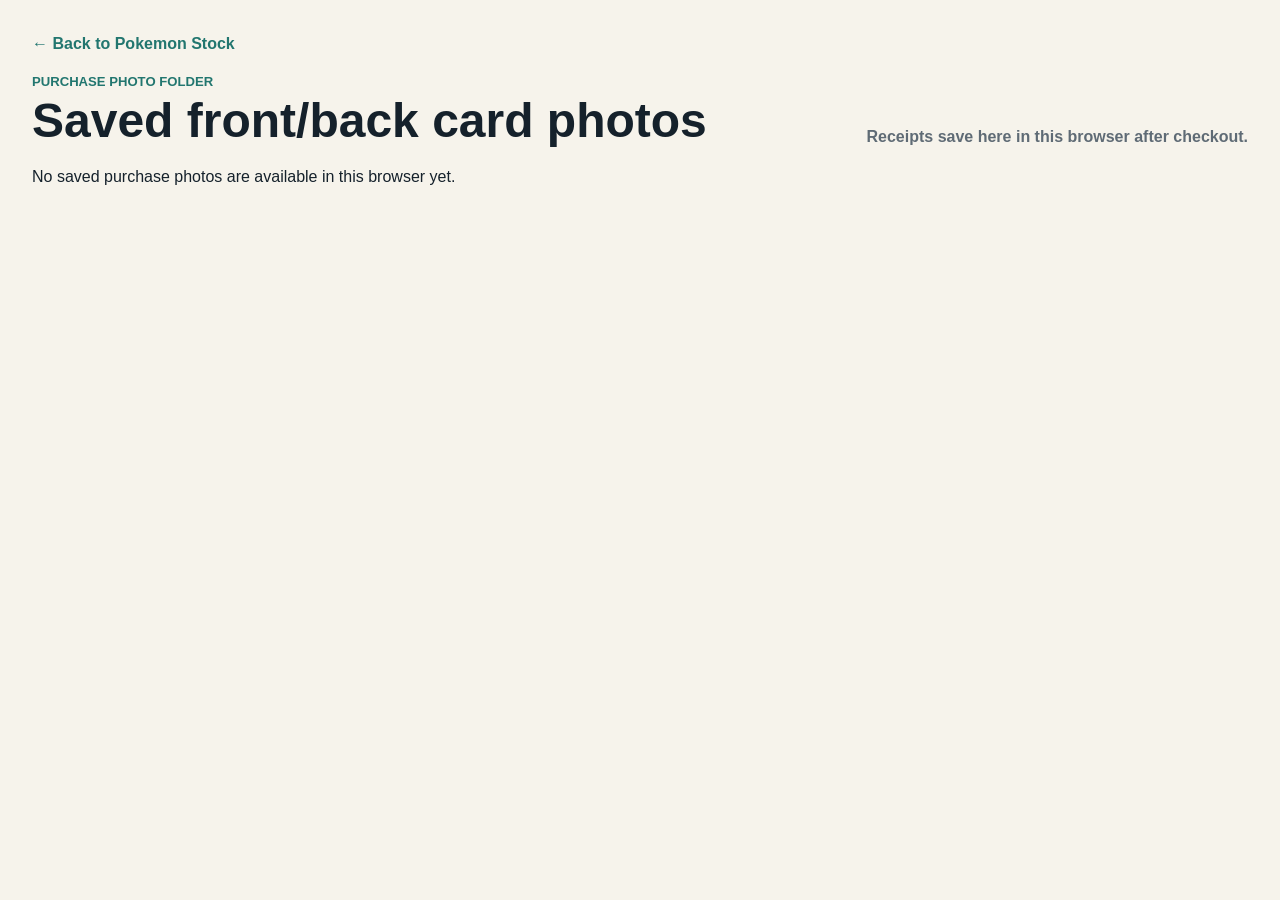
<file: docs/purchase-photos.html>
<!doctype html>
<!--
  CardShop
  Copyright (c) 2026 Colin Toryfter
  All Rights Reserved.

  Unauthorized copying or distribution of this file is prohibited.
-->
<html lang="en">
  <head>
    <meta charset="utf-8">
    <meta name="viewport" content="width=device-width, initial-scale=1">
    <title>Purchase Photos | CardShop Collectables</title>
    <link rel="icon" type="image/png" href="images/Favicon-circle.png">
    <link rel="apple-touch-icon" href="images/Favicon-circle.png">
    <link href="https://cdn.jsdelivr.net/npm/bootstrap@5.3.3/dist/css/bootstrap.min.css" rel="stylesheet">
    <link href="styles.css?v=set-number-1" rel="stylesheet">
  </head>
  <body class="card-viewer-page">
    <main class="viewer-shell">
      <a class="viewer-back-link" href="pokemon.html">&larr; Back to Pokemon Stock</a>
      <header class="viewer-header">
        <div>
          <p class="eyebrow dark">Purchase Photo Folder</p>
          <h1>Saved front/back card photos</h1>
        </div>
        <p>Receipts save here in this browser after checkout.</p>
      </header>

      <div id="purchasePhotoOrders"></div>
    </main>

    <script src="script.js?v=set-number-1"></script>
  </body>
</html>
</file>
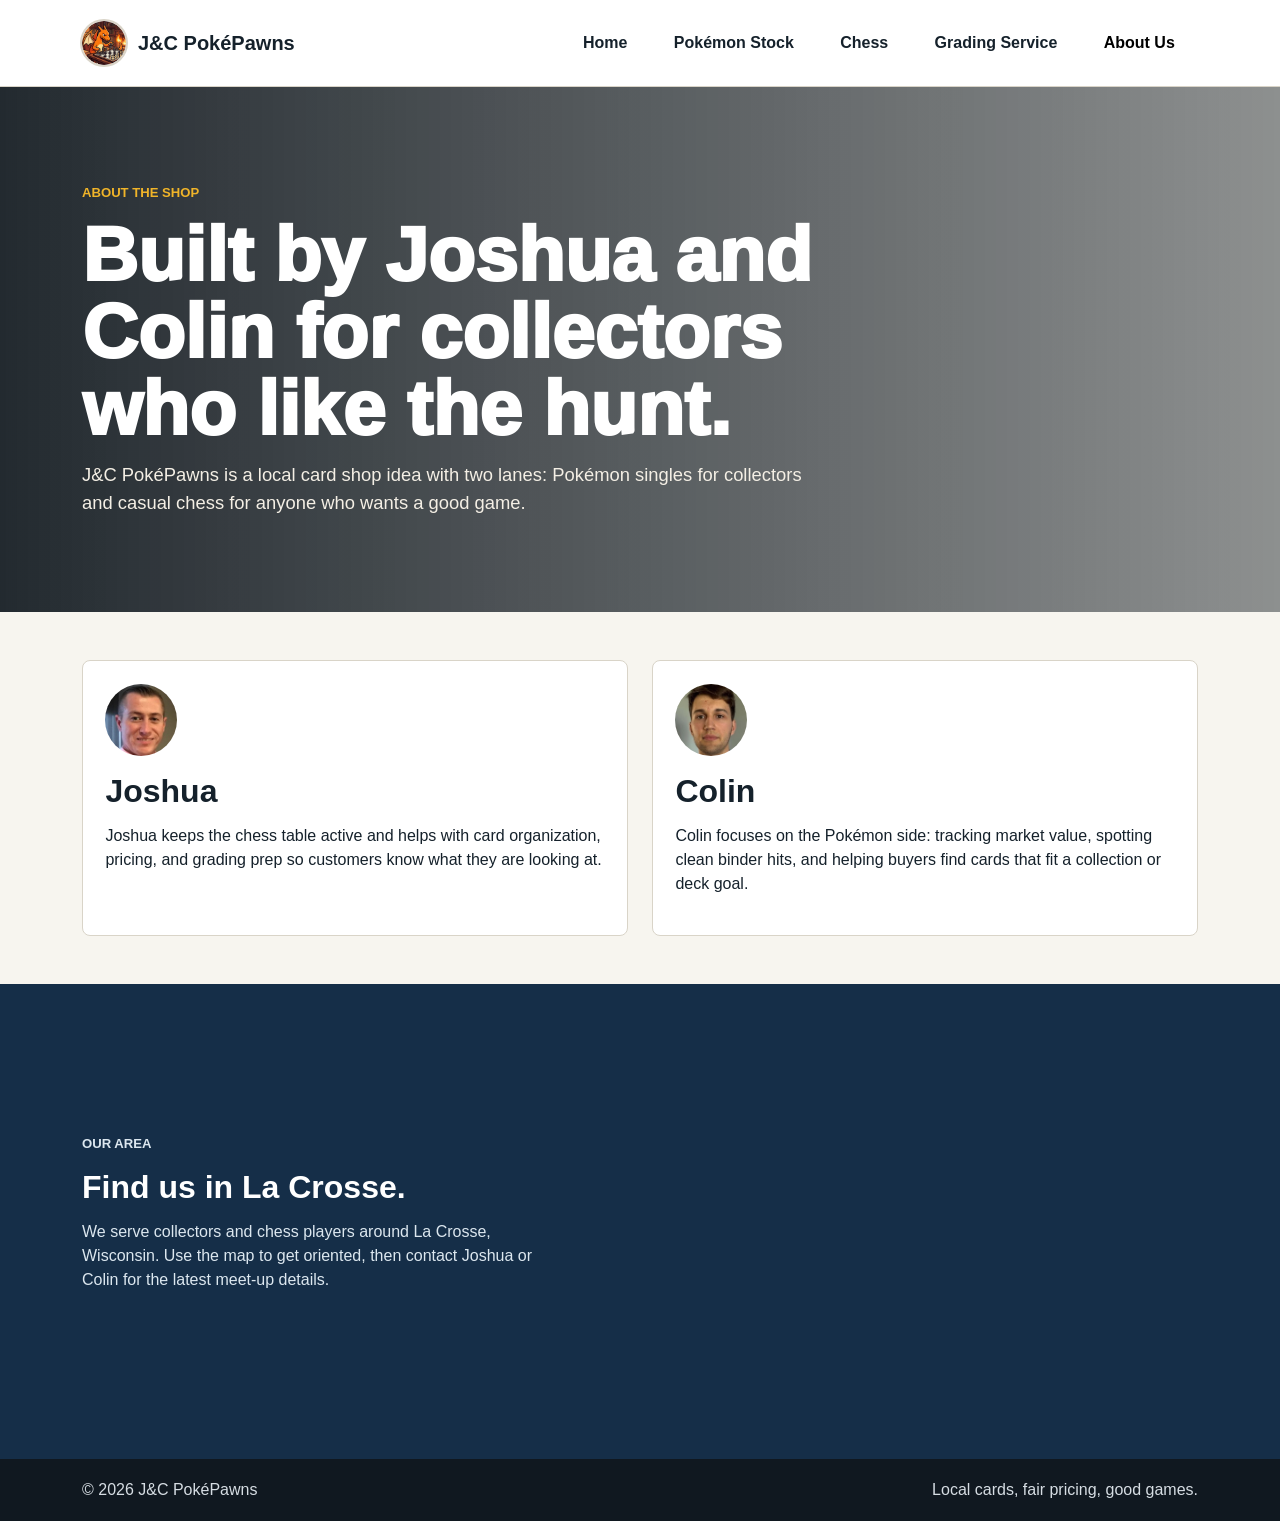
<file: Website/about.html>
<!doctype html>
<html lang="en">
  <head>
    <meta charset="utf-8">
    <meta name="viewport" content="width=device-width, initial-scale=1">
    <title>About Us | J&amp;C PokéPawns</title>
    <link rel="icon" type="image/png" href="images/Favicon-circle.png">
    <link rel="apple-touch-icon" href="images/Favicon-circle.png">
    <link href="https://cdn.jsdelivr.net/npm/bootstrap@5.3.3/dist/css/bootstrap.min.css" rel="stylesheet">
    <link href="styles.css" rel="stylesheet">
  </head>
  <body>
    <nav class="navbar navbar-expand-lg sticky-top">
      <div class="container">
        <a class="navbar-brand" href="index.html"><img class="brand-mark" src="images/Favicon-circle.png" alt="" aria-hidden="true">J&amp;C PokéPawns</a>
        <button class="navbar-toggler" type="button" data-bs-toggle="collapse" data-bs-target="#mainNav" aria-controls="mainNav" aria-expanded="false" aria-label="Toggle navigation">
          <span class="navbar-toggler-icon"></span>
        </button>
        <div class="collapse navbar-collapse" id="mainNav">
          <ul class="navbar-nav ms-auto align-items-lg-center">
            <li class="nav-item"><a class="nav-link" href="index.html">Home</a></li>
            <li class="nav-item"><a class="nav-link" href="pokemon.html">Pokémon Stock</a></li>
            <li class="nav-item"><a class="nav-link" href="chess.html">Chess</a></li>
            <li class="nav-item"><a class="nav-link" href="grading.html">Grading Service</a></li>
            <li class="nav-item"><a class="nav-link active" href="about.html">About Us</a></li>
          </ul>
        </div>
      </div>
    </nav>

    <main>
      <section class="page-header about-header">
        <div class="container">
          <p class="eyebrow">About the Shop</p>
          <h1>Built by Joshua and Colin for collectors who like the hunt.</h1>
          <p>J&amp;C PokéPawns is a local card shop idea with two lanes: Pokémon singles for collectors and casual chess for anyone who wants a good game.</p>
        </div>
      </section>

      <section class="container py-5">
        <div class="row g-4">
          <div class="col-md-6">
            <div class="profile-card">
              <img class="profile-avatar" src="images/joshua.jpg" alt="Joshua">
              <h2>Joshua</h2>
              <p>Joshua keeps the chess table active and helps with card organization, pricing, and grading prep so customers know what they are looking at.</p>
            </div>
          </div>
          <div class="col-md-6">
            <div class="profile-card">
              <img class="profile-avatar" src="images/colin.jpg" alt="Colin">
              <h2>Colin</h2>
              <p>Colin focuses on the Pokémon side: tracking market value, spotting clean binder hits, and helping buyers find cards that fit a collection or deck goal.</p>
            </div>
          </div>
        </div>
      </section>

      <section class="location-strip" id="map">
        <div class="container">
          <div class="row g-4 align-items-center">
            <div class="col-lg-5">
              <p class="eyebrow">Our Area</p>
              <h2>Find us in La Crosse.</h2>
              <p>We serve collectors and chess players around La Crosse, Wisconsin. Use the map to get oriented, then contact Joshua or Colin for the latest meet-up details.</p>
            </div>
            <div class="col-lg-7">
              <iframe class="map-frame" title="Map of La Crosse, Wisconsin" loading="lazy" referrerpolicy="no-referrer-when-downgrade" src="https://www.google.com/maps?q=La%20Crosse%2C%20WI&output=embed"></iframe>
            </div>
          </div>
        </div>
      </section>
    </main>

    <footer>
      <div class="container d-flex flex-column flex-md-row justify-content-between gap-3">
        <span>&copy; 2026 J&amp;C PokéPawns</span>
        <span>Local cards, fair pricing, good games.</span>
      </div>
    </footer>

    <script src="https://cdn.jsdelivr.net/npm/bootstrap@5.3.3/dist/js/bootstrap.bundle.min.js"></script>
  </body>
</html>
</file>
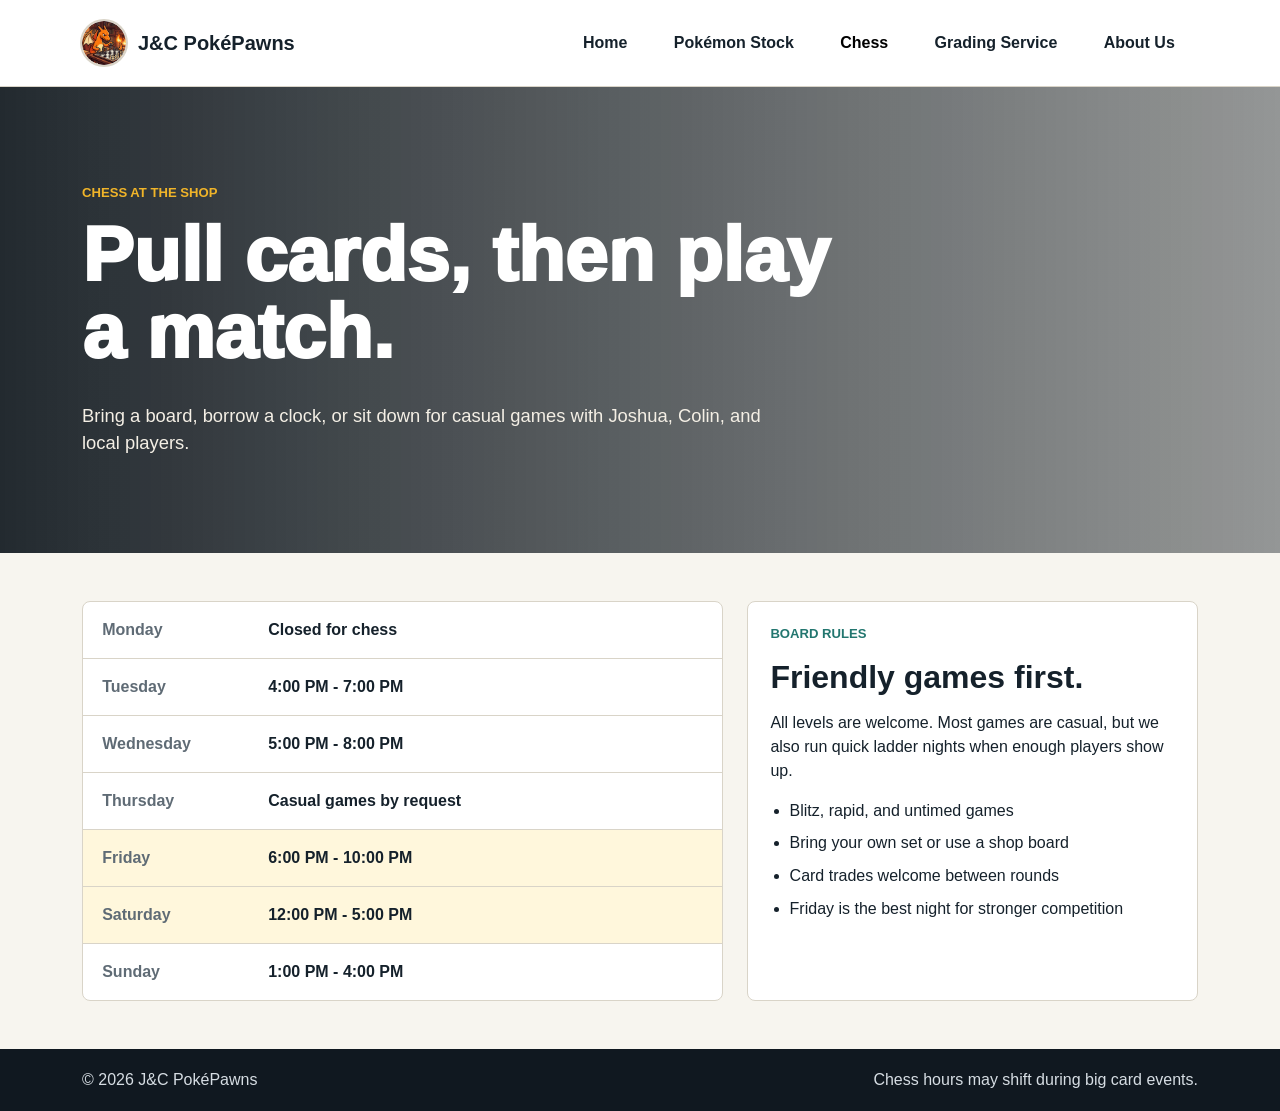
<file: Website/chess.html>
<!doctype html>
<html lang="en">
  <head>
    <meta charset="utf-8">
    <meta name="viewport" content="width=device-width, initial-scale=1">
    <title>Chess Hours | J&amp;C PokéPawns</title>
    <link rel="icon" type="image/png" href="images/Favicon-circle.png">
    <link rel="apple-touch-icon" href="images/Favicon-circle.png">
    <link href="https://cdn.jsdelivr.net/npm/bootstrap@5.3.3/dist/css/bootstrap.min.css" rel="stylesheet">
    <link href="styles.css" rel="stylesheet">
  </head>
  <body>
    <nav class="navbar navbar-expand-lg sticky-top">
      <div class="container">
        <a class="navbar-brand" href="index.html"><img class="brand-mark" src="images/Favicon-circle.png" alt="" aria-hidden="true">J&amp;C PokéPawns</a>
        <button class="navbar-toggler" type="button" data-bs-toggle="collapse" data-bs-target="#mainNav" aria-controls="mainNav" aria-expanded="false" aria-label="Toggle navigation">
          <span class="navbar-toggler-icon"></span>
        </button>
        <div class="collapse navbar-collapse" id="mainNav">
          <ul class="navbar-nav ms-auto align-items-lg-center">
            <li class="nav-item"><a class="nav-link" href="index.html">Home</a></li>
            <li class="nav-item"><a class="nav-link" href="pokemon.html">Pokémon Stock</a></li>
            <li class="nav-item"><a class="nav-link active" href="chess.html">Chess</a></li>
            <li class="nav-item"><a class="nav-link" href="grading.html">Grading Service</a></li>
            <li class="nav-item"><a class="nav-link" href="about.html">About Us</a></li>
          </ul>
        </div>
      </div>
    </nav>

    <main>
      <section class="page-header chess-header">
        <div class="container">
          <p class="eyebrow">Chess at the Shop</p>
          <h1>Pull cards, then play a match.</h1>
          <p>Bring a board, borrow a clock, or sit down for casual games with Joshua, Colin, and local players.</p>
        </div>
      </section>

      <section class="container py-5">
        <div class="row g-4">
          <div class="col-lg-7">
            <div class="schedule-panel">
              <div class="schedule-row"><span>Monday</span><strong>Closed for chess</strong></div>
              <div class="schedule-row"><span>Tuesday</span><strong>4:00 PM - 7:00 PM</strong></div>
              <div class="schedule-row"><span>Wednesday</span><strong>5:00 PM - 8:00 PM</strong></div>
              <div class="schedule-row"><span>Thursday</span><strong>Casual games by request</strong></div>
              <div class="schedule-row highlight"><span>Friday</span><strong>6:00 PM - 10:00 PM</strong></div>
              <div class="schedule-row highlight"><span>Saturday</span><strong>12:00 PM - 5:00 PM</strong></div>
              <div class="schedule-row"><span>Sunday</span><strong>1:00 PM - 4:00 PM</strong></div>
            </div>
          </div>
          <div class="col-lg-5">
            <div class="info-panel">
              <p class="eyebrow dark">Board Rules</p>
              <h2>Friendly games first.</h2>
              <p>All levels are welcome. Most games are casual, but we also run quick ladder nights when enough players show up.</p>
              <ul class="clean-list">
                <li>Blitz, rapid, and untimed games</li>
                <li>Bring your own set or use a shop board</li>
                <li>Card trades welcome between rounds</li>
                <li>Friday is the best night for stronger competition</li>
              </ul>
            </div>
          </div>
        </div>
      </section>
    </main>

    <footer>
      <div class="container d-flex flex-column flex-md-row justify-content-between gap-3">
        <span>&copy; 2026 J&amp;C PokéPawns</span>
        <span>Chess hours may shift during big card events.</span>
      </div>
    </footer>

    <script src="https://cdn.jsdelivr.net/npm/bootstrap@5.3.3/dist/js/bootstrap.bundle.min.js"></script>
  </body>
</html>
</file>
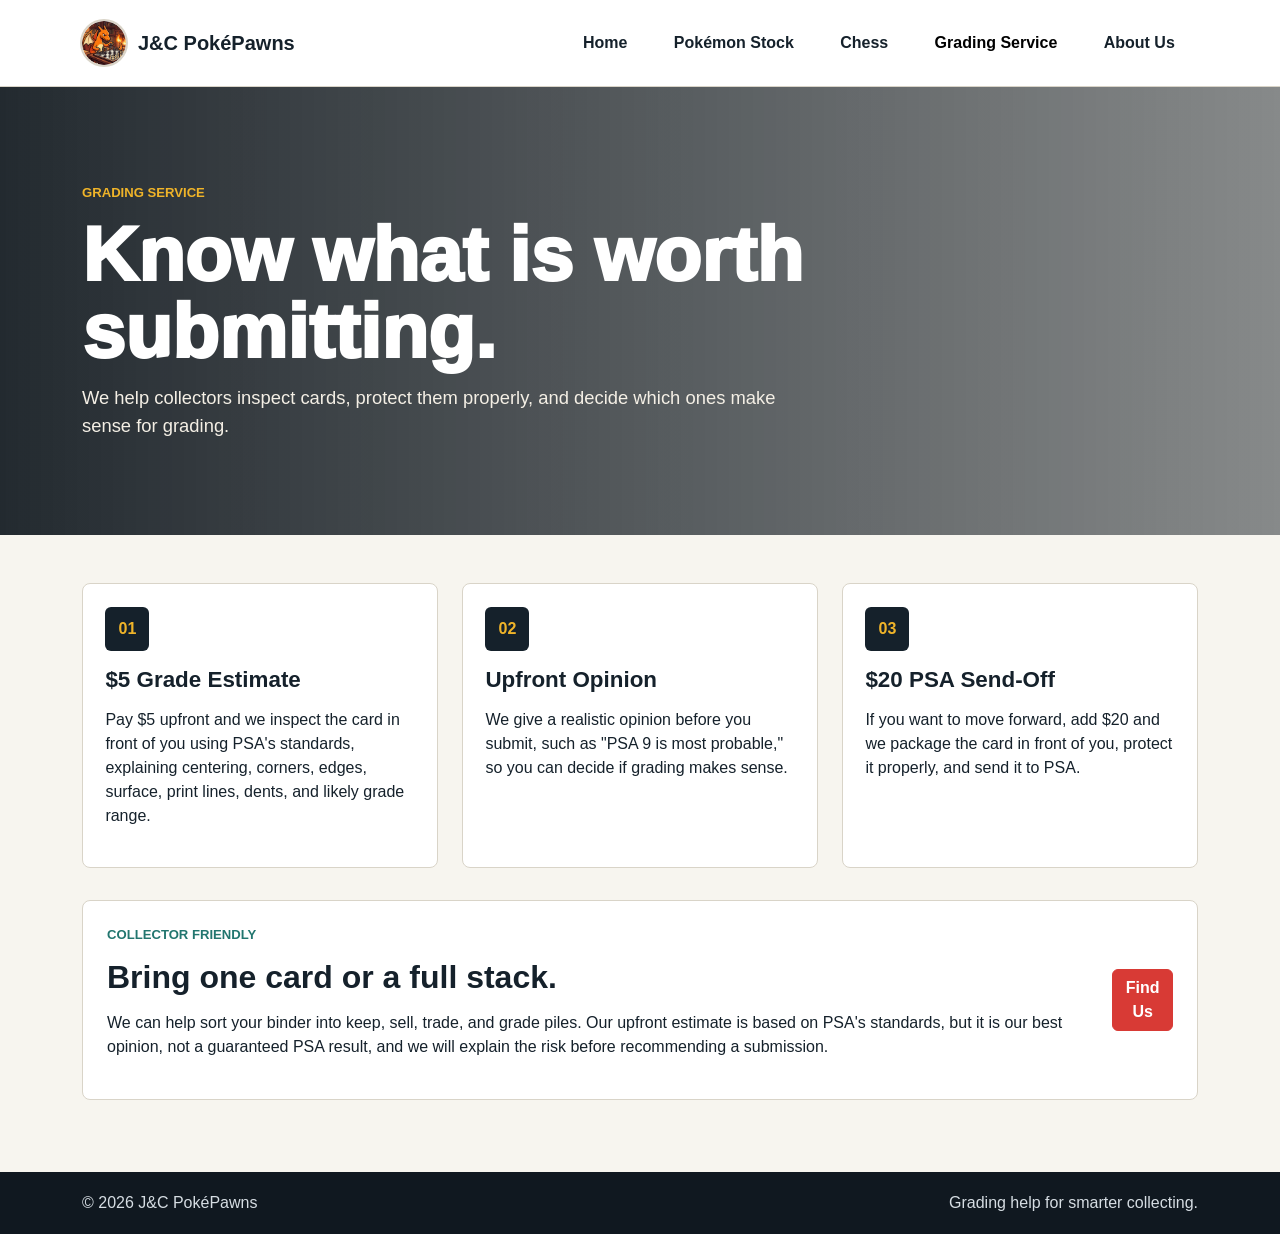
<file: Website/grading.html>
<!doctype html>
<html lang="en">
  <head>
    <meta charset="utf-8">
    <meta name="viewport" content="width=device-width, initial-scale=1">
    <title>Grading Service | J&amp;C PokéPawns</title>
    <link rel="icon" type="image/png" href="images/Favicon-circle.png">
    <link rel="apple-touch-icon" href="images/Favicon-circle.png">
    <link href="https://cdn.jsdelivr.net/npm/bootstrap@5.3.3/dist/css/bootstrap.min.css" rel="stylesheet">
    <link href="styles.css" rel="stylesheet">
  </head>
  <body>
    <nav class="navbar navbar-expand-lg sticky-top">
      <div class="container">
        <a class="navbar-brand" href="index.html"><img class="brand-mark" src="images/Favicon-circle.png" alt="" aria-hidden="true">J&amp;C PokéPawns</a>
        <button class="navbar-toggler" type="button" data-bs-toggle="collapse" data-bs-target="#mainNav" aria-controls="mainNav" aria-expanded="false" aria-label="Toggle navigation">
          <span class="navbar-toggler-icon"></span>
        </button>
        <div class="collapse navbar-collapse" id="mainNav">
          <ul class="navbar-nav ms-auto align-items-lg-center">
            <li class="nav-item"><a class="nav-link" href="index.html">Home</a></li>
            <li class="nav-item"><a class="nav-link" href="pokemon.html">Pokémon Stock</a></li>
            <li class="nav-item"><a class="nav-link" href="chess.html">Chess</a></li>
            <li class="nav-item"><a class="nav-link active" href="grading.html">Grading Service</a></li>
            <li class="nav-item"><a class="nav-link" href="about.html">About Us</a></li>
          </ul>
        </div>
      </div>
    </nav>

    <main>
      <section class="page-header grading-header">
        <div class="container">
          <p class="eyebrow">Grading Service</p>
          <h1>Know what is worth submitting.</h1>
          <p>We help collectors inspect cards, protect them properly, and decide which ones make sense for grading.</p>
        </div>
      </section>

      <section class="container py-5">
        <div class="row g-4">
          <div class="col-lg-4">
            <div class="service-card">
              <span class="step">01</span>
              <h2>$5 Grade Estimate</h2>
              <p>Pay $5 upfront and we inspect the card in front of you using PSA's standards, explaining centering, corners, edges, surface, print lines, dents, and likely grade range.</p>
            </div>
          </div>
          <div class="col-lg-4">
            <div class="service-card">
              <span class="step">02</span>
              <h2>Upfront Opinion</h2>
              <p>We give a realistic opinion before you submit, such as "PSA 9 is most probable," so you can decide if grading makes sense.</p>
            </div>
          </div>
          <div class="col-lg-4">
            <div class="service-card">
              <span class="step">03</span>
              <h2>$20 PSA Send-Off</h2>
              <p>If you want to move forward, add $20 and we package the card in front of you, protect it properly, and send it to PSA.</p>
            </div>
          </div>
        </div>

        <div class="grading-callout">
          <div>
            <p class="eyebrow dark">Collector Friendly</p>
            <h2>Bring one card or a full stack.</h2>
            <p>We can help sort your binder into keep, sell, trade, and grade piles. Our upfront estimate is based on PSA's standards, but it is our best opinion, not a guaranteed PSA result, and we will explain the risk before recommending a submission.</p>
          </div>
          <a class="btn btn-primary" href="about.html#map">Find Us</a>
        </div>
      </section>
    </main>

    <footer>
      <div class="container d-flex flex-column flex-md-row justify-content-between gap-3">
        <span>&copy; 2026 J&amp;C PokéPawns</span>
        <span>Grading help for smarter collecting.</span>
      </div>
    </footer>

    <script src="https://cdn.jsdelivr.net/npm/bootstrap@5.3.3/dist/js/bootstrap.bundle.min.js"></script>
  </body>
</html>
</file>
<file: docs/styles.css>
/*
 * CardShop
 * Copyright © 2026 Colin Toryfter
 * All Rights Reserved.
 *
 * Unauthorized copying or distribution of this file is prohibited.
 */

:root {
  --ink: #15212b;
  --muted: #5f6b75;
  --paper: #f7f5ef;
  --line: #d9d4c8;
  --red: #d83a35;
  --gold: #f0b429;
  --green: #22766f;
  --navy: #152e48;
  --white: #ffffff;
}

* {
  box-sizing: border-box;
}

body {
  margin: 0;
  color: var(--ink);
  background: var(--paper);
  font-family: "Segoe UI", Arial, sans-serif;
}

a {
  color: var(--green);
  font-weight: 700;
  text-decoration: none;
}

a:hover {
  color: var(--red);
}

.navbar {
  background: rgba(255, 255, 255, 0.96);
  border-bottom: 1px solid var(--line);
  backdrop-filter: blur(12px);
  padding-bottom: 1rem;
  padding-top: 1rem;
}

.navbar > .container {
  max-width: min(100% - 2rem, 1760px);
}

.navbar-brand {
  align-items: center;
  color: var(--ink);
  display: inline-flex;
  font-weight: 900;
  gap: 0.75rem;
  margin-right: 2rem;
}

.brand-mark {
  border-radius: 50%;
  box-shadow: 0 0 0 2px var(--line);
  flex: 0 0 auto;
  height: 44px;
  object-fit: cover;
  width: 44px;
}

.navbar-collapse {
  flex-grow: 1;
}

.navbar-nav {
  justify-content: center;
  margin-left: 0 !important;
  margin-right: 0 !important;
  gap: 0.35rem;
  padding-right: 0;
  width: 100%;
}

.nav-link {
  background: var(--white);
  border: 2px solid transparent;
  border-radius: 8px;
  color: #bb935f;
  font-weight: 700;
  line-height: 1;
  min-height: 2.35rem;
  padding: 0.62rem 0.95rem !important;
  transition: background 0.25s ease, border-color 0.25s ease, box-shadow 0.3s ease, color 0.25s ease, transform 0.25s cubic-bezier(0.34, 1.56, 0.64, 1);
  white-space: nowrap;
}

.nav-link:visited,
.nav-link:focus {
  color: #bb935f;
}

.nav-link.active,
.nav-link:hover {
  background: #f3efe4;
  border-color: #bfd4cb;
  box-shadow: 0 6px 20px rgba(34, 118, 111, 0.14);
  color: #8a6b45;
  transform: translateY(-2px);
}

.nav-link.active {
  background: var(--green);
  border-color: var(--green);
  box-shadow: 0 8px 22px rgba(34, 118, 111, 0.24);
  color: #f5ecd9 !important;
  font-weight: 900;
}

.nav-link.active:hover,
.nav-link.active:focus,
.nav-link.active:visited {
  background: #1b625c;
  border-color: #1b625c;
  color: #f5ecd9;
}

.nav-link:focus-visible {
  outline: 3px solid rgba(34, 118, 111, 0.35);
  outline-offset: 2px;
}

.nav-link:active {
  transform: translateY(0) scale(0.98);
}

.auth-nav-item {
  align-items: center;
  display: flex;
  margin-left: 0;
}

.auth-controls {
  align-items: center;
  display: flex;
  gap: 0.75rem;
  white-space: nowrap;
}

.cart-nav-button {
  align-items: center;
  background: var(--white);
  border: 2px solid #bfd4cb;
  border-radius: 8px;
  box-shadow: 0 8px 18px rgba(34, 118, 111, 0.12);
  color: var(--green);
  cursor: pointer;
  display: inline-flex;
  flex: 0 0 auto;
  height: 2.55rem;
  justify-content: center;
  padding: 0;
  position: relative;
  transition: background 0.2s ease, border-color 0.2s ease, box-shadow 0.2s ease, transform 0.2s ease;
  width: 2.7rem;
}

.cart-nav-button:hover,
.cart-nav-button:focus-visible {
  background: #eef6f4;
  border-color: var(--green);
  box-shadow: 0 10px 24px rgba(34, 118, 111, 0.2);
  outline: none;
  transform: translateY(-1px);
}

.cart-icon::before {
  content: "\1F6D2";
  font-size: 1.08rem;
  line-height: 1;
}

.cart-count {
  align-items: center;
  background: var(--red);
  border: 2px solid var(--white);
  border-radius: 999px;
  color: var(--white);
  display: inline-flex;
  font-size: 0.72rem;
  font-weight: 950;
  height: 1.25rem;
  justify-content: center;
  min-width: 1.25rem;
  padding: 0 0.24rem;
  position: absolute;
  right: -0.45rem;
  top: -0.45rem;
}

.auth-greeting {
  align-items: center;
  background: #eef6f4;
  border: 2px solid #bfd4cb;
  border-radius: 8px;
  box-shadow: 0 8px 18px rgba(34, 118, 111, 0.16);
  color: var(--green);
  cursor: pointer;
  display: inline-flex;
  font-size: 1.08rem;
  gap: 0.5rem;
  font-weight: 900;
  line-height: 1;
  padding: 0.34rem 0.68rem 0.34rem 0.38rem;
  text-decoration: underline;
  text-decoration-color: rgba(34, 118, 111, 0.42);
  text-decoration-thickness: 3px;
  text-underline-offset: 0.22rem;
  transition: background 0.2s ease, border-color 0.2s ease, box-shadow 0.2s ease, transform 0.2s ease;
}

.auth-greeting:hover {
  background: #e1f0ec;
  border-color: var(--green);
  box-shadow: 0 10px 24px rgba(34, 118, 111, 0.22);
  transform: translateY(-1px);
}

.auth-greeting-avatar {
  align-items: center;
  background: var(--white);
  border: 1px solid #bfd4cb;
  border-radius: 50%;
  color: var(--green);
  display: inline-flex;
  flex: 0 0 auto;
  font-size: 0.86rem;
  font-weight: 950;
  height: 28px;
  justify-content: center;
  overflow: hidden;
  width: 28px;
}

.auth-greeting-avatar img {
  display: block;
  height: 100%;
  object-fit: cover;
  width: 100%;
}

.auth-greeting:focus-visible {
  border-radius: 4px;
  outline: 3px solid rgba(34, 118, 111, 0.35);
  outline-offset: 4px;
}

.account-menu-wrap {
  position: relative;
}

.account-menu {
  background: var(--white);
  border: 1px solid var(--line);
  border-radius: 8px;
  box-shadow: 0 22px 58px rgba(16, 24, 32, 0.2);
  color: var(--ink);
  min-width: 320px;
  padding: 1rem;
  position: absolute;
  right: 0;
  top: calc(100% + 0.85rem);
  white-space: normal;
  z-index: 1100;
}

@media (min-width: 992px) {
  .navbar-expand-lg .navbar-collapse {
    column-gap: 1.5rem;
    display: grid !important;
    grid-template-columns: minmax(0, 1fr) max-content;
  }

  .navbar-expand-lg .navbar-nav {
    justify-self: stretch;
  }

  .navbar-expand-lg .auth-nav-item {
    justify-self: end;
  }
}

.account-menu::before {
  background: var(--white);
  border-left: 1px solid var(--line);
  border-top: 1px solid var(--line);
  content: "";
  height: 14px;
  position: absolute;
  right: 1.35rem;
  top: -8px;
  transform: rotate(45deg);
  width: 14px;
}

.account-menu[hidden] {
  display: none;
}

.account-menu-header {
  align-items: center;
  display: flex;
  gap: 0.8rem;
}

.account-avatar {
  align-items: center;
  background: #eef6f4;
  border: 2px solid #bfd4cb;
  border-radius: 50%;
  color: var(--green);
  display: inline-flex;
  flex: 0 0 auto;
  font-size: 1.25rem;
  font-weight: 950;
  height: 48px;
  justify-content: center;
  width: 48px;
}

.account-menu-header .account-avatar {
  display: inline-flex;
  justify-content: center;
  line-height: 1;
  text-align: center;
}

.account-avatar img {
  border-radius: 50%;
  display: block;
  height: 100%;
  object-fit: cover;
  width: 100%;
}

.account-menu-header strong,
.account-menu-header span {
  display: block;
}

.account-menu-header strong {
  font-size: 1.05rem;
  line-height: 1.15;
}

.account-menu-header span:not(.account-avatar) {
  color: var(--muted);
  font-size: 0.86rem;
  font-weight: 700;
  margin-top: 0.18rem;
  overflow-wrap: anywhere;
}

.account-avatar-tools {
  display: grid;
  gap: 0.5rem;
  margin-top: 0.85rem;
}

.account-avatar-file {
  background: #eef6f4;
  border: 1px solid #bfd4cb;
  border-radius: 8px;
  color: var(--green);
  cursor: pointer;
  font-size: 0.86rem;
  font-weight: 900;
  margin: 0;
  padding: 0.62rem 0.72rem;
  text-align: center;
}

.account-avatar-file input {
  height: 1px;
  opacity: 0;
  overflow: hidden;
  position: absolute;
  width: 1px;
}

.account-avatar-url-form {
  display: grid;
  gap: 0.45rem;
  grid-template-columns: minmax(0, 1fr) auto;
}

.account-avatar-url-form input {
  background: var(--white);
  border: 1px solid var(--line);
  border-radius: 8px;
  color: var(--ink);
  font: inherit;
  font-size: 0.86rem;
  font-weight: 700;
  min-width: 0;
  padding: 0.58rem 0.65rem;
}

.account-avatar-url-form button,
.account-avatar-remove {
  background: var(--white);
  border: 1px solid var(--line);
  border-radius: 8px;
  color: var(--green);
  cursor: pointer;
  font-size: 0.84rem;
  font-weight: 900;
  padding: 0.58rem 0.65rem;
}

.account-avatar-remove {
  color: var(--red);
}

.account-avatar-file:hover,
.account-avatar-url-form button:hover,
.account-avatar-remove:hover,
.account-avatar-file:focus-within,
.account-avatar-url-form input:focus,
.account-avatar-url-form button:focus-visible,
.account-avatar-remove:focus-visible {
  border-color: var(--green);
  outline: none;
}

.account-reward-card {
  background: #f7f5ef;
  border: 1px solid var(--line);
  border-radius: 8px;
  margin-top: 1rem;
  padding: 0.9rem;
}

.account-reward-topline {
  align-items: center;
  display: flex;
  gap: 0.75rem;
  justify-content: space-between;
}

.account-reward-topline span {
  color: var(--muted);
  font-size: 0.78rem;
  font-weight: 900;
  text-transform: uppercase;
}

.account-reward-topline strong {
  color: var(--red);
  font-size: 0.95rem;
}

.account-progress-track {
  background: #e3ded1;
  border-radius: 999px;
  height: 0.58rem;
  margin-top: 0.75rem;
  overflow: hidden;
}

.account-progress-track span {
  background: linear-gradient(90deg, var(--green), var(--gold));
  display: block;
  height: 100%;
}

.account-reward-card p {
  color: var(--muted);
  font-size: 0.86rem;
  font-weight: 800;
  margin: 0.65rem 0 0;
}

.account-stat-grid {
  display: grid;
  gap: 0.65rem;
  grid-template-columns: repeat(2, minmax(0, 1fr));
  margin-top: 0.75rem;
}

.account-stat-grid span {
  background: #fbfaf6;
  border: 1px solid var(--line);
  border-radius: 8px;
  color: var(--muted);
  font-size: 0.78rem;
  font-weight: 900;
  padding: 0.7rem;
  text-transform: uppercase;
}

.account-stat-grid strong {
  color: var(--ink);
  display: block;
  font-size: 1.05rem;
  margin-top: 0.18rem;
  text-transform: none;
}

.account-detail-list {
  border-bottom: 1px solid var(--line);
  border-top: 1px solid var(--line);
  margin: 0.85rem 0 0;
  padding: 0.45rem 0;
}

.account-detail-list div {
  display: grid;
  gap: 0.75rem;
  grid-template-columns: 6rem 1fr;
  padding: 0.38rem 0;
}

.account-detail-list dt,
.account-detail-list dd {
  margin: 0;
}

.account-detail-list dt {
  color: var(--muted);
  font-size: 0.78rem;
  font-weight: 900;
  text-transform: uppercase;
}

.account-detail-list dd {
  color: var(--ink);
  font-size: 0.9rem;
  font-weight: 800;
  overflow-wrap: anywhere;
  text-align: right;
}

.account-menu-actions {
  display: grid;
  gap: 0.45rem;
  margin-top: 0.85rem;
}

.account-menu-link {
  background: #fbfaf6;
  border: 1px solid var(--line);
  border-radius: 8px;
  color: var(--green);
  cursor: pointer;
  display: block;
  font-weight: 900;
  padding: 0.7rem 0.8rem;
  text-align: left;
  text-decoration: none;
  transition: background 0.2s ease, border-color 0.2s ease, color 0.2s ease;
  width: 100%;
}

.account-menu-link:hover,
.account-menu-link:focus-visible {
  background: #eef6f4;
  border-color: #bfd4cb;
  color: var(--green);
}

.account-menu-link.danger {
  color: var(--red);
}

.auth-link {
  background: var(--white);
  border: 2px solid #b9c9c4;
  border-radius: 8px;
  color: var(--green);
  font-weight: 900;
  line-height: 1;
  min-height: 2.35rem;
  padding: 0.62rem 0.95rem;
  transition: background 0.25s ease, border-color 0.25s ease, box-shadow 0.3s ease, color 0.25s ease, transform 0.25s cubic-bezier(0.34, 1.56, 0.64, 1);
  cursor: pointer;
  user-select: none;
  -webkit-tap-highlight-color: transparent;
}

.auth-link:hover,
.auth-link:focus-visible {
  background: #eef6f4;
  border-color: var(--green);
  box-shadow: 0 6px 20px rgba(34, 118, 111, 0.18);
  color: var(--green);
  transform: translateY(-2px);
}

.auth-link:focus-visible {
  outline: 3px solid var(--green);
  outline-offset: 2px;
}

.auth-link:active {
  transform: scale(0.97);
}

#logoutButton {
  margin-left: 0.35rem;
}

.auth-controls .btn-primary {
  border-radius: 8px;
  box-shadow: 0 6px 18px rgba(216, 58, 53, 0.22);
  line-height: 1;
  min-height: 2.35rem;
  padding: 0.62rem 1rem;
}

.auth-controls .btn-primary:hover,
.auth-controls .btn-primary:focus-visible {
  box-shadow: 0 10px 28px rgba(185, 45, 41, 0.32);
  transform: translateY(-2px);
}

.auth-controls .btn-primary:active {
  transform: translateY(0) scale(0.98);
}

.auth-modal {
  align-items: center;
  background: rgba(16, 24, 32, 0.62);
  display: grid;
  inset: 0;
  padding: 1rem;
  position: fixed;
  z-index: 2000;
}

.auth-modal[hidden] {
  display: none;
}

.auth-dialog {
  background: var(--white);
  border: 1px solid var(--line);
  border-radius: 8px;
  box-shadow: 0 24px 70px rgba(16, 24, 32, 0.24);
  margin: auto;
  max-width: 460px;
  padding: 1.5rem;
  position: relative;
  width: min(100%, 460px);
}

.signup-thanks-dialog {
  max-width: 520px;
  width: min(100%, 520px);
}

.signup-thanks-dialog h2 {
  text-decoration: none;
}

.signup-thanks-message {
  color: var(--ink);
  font-size: 1.08rem;
  font-weight: 800;
  line-height: 1.55;
  margin: 0 0 1.2rem;
}

.signup-thanks-name {
  color: var(--red);
  font-weight: 950;
}

.account-action-dialog h2 {
  text-decoration: none;
}

.account-action-message {
  color: var(--ink);
  font-size: 1rem;
  font-weight: 800;
  line-height: 1.55;
  margin: 0 0 1.2rem;
}

.account-action-buttons {
  display: grid;
  gap: 0.7rem;
  grid-template-columns: minmax(0, 1fr) minmax(0, 1fr);
}

.account-action-secondary {
  background: #fbfaf6;
  border: 1px solid var(--line);
  border-radius: 8px;
  color: var(--green);
  cursor: pointer;
  font: inherit;
  font-weight: 900;
  padding: 0.75rem 0.9rem;
}

.account-action-secondary:hover,
.account-action-secondary:focus-visible {
  background: #eef6f4;
  border-color: #bfd4cb;
  outline: none;
}

.account-action-secondary[hidden] {
  display: none;
}

.account-action-secondary[hidden] + .account-action-confirm {
  grid-column: 1 / -1;
}

.account-action-confirm.danger {
  background: var(--red);
  border-color: var(--red);
}

.auth-close {
  background: transparent;
  border: 0;
  color: var(--muted);
  font-size: 2rem;
  font-weight: 800;
  line-height: 1;
  position: absolute;
  right: 1rem;
  top: 0.8rem;
  transition: color 0.2s ease, transform 0.2s ease, background 0.2s ease;
  cursor: pointer;
  border-radius: 6px;
  padding: 0.25rem 0.5rem;
}

.auth-close:hover {
  color: var(--red);
  transform: rotate(90deg);
}

.auth-close:focus-visible {
  outline: 3px solid var(--green);
  outline-offset: 2px;
  color: var(--red);
}

.auth-tabs {
  display: flex;
  gap: 0.5rem;
  margin-bottom: 1rem;
}

.auth-tab {
  background: #edf3f1;
  border: 1px solid #c6d9d4;
  border-radius: 8px;
  color: var(--green);
  font-weight: 900;
  padding: 0.45rem 0.85rem;
  transition: background 0.2s ease, border-color 0.2s ease, color 0.2s ease, box-shadow 0.2s ease, transform 0.2s cubic-bezier(0.34, 1.56, 0.64, 1);
  cursor: pointer;
  user-select: none;
  -webkit-tap-highlight-color: transparent;
}

.auth-tab:hover {
  background: #dcebe7;
  border-color: var(--green);
  box-shadow: 0 3px 10px rgba(34, 118, 111, 0.12);
  transform: translateY(-1px);
}

.auth-tab:active {
  transform: scale(0.97);
}

.auth-tab.active {
  background: var(--green);
  border-color: var(--green);
  color: var(--white);
  box-shadow: 0 3px 12px rgba(34, 118, 111, 0.15);
}

.auth-tab:focus-visible {
  outline: 3px solid var(--green);
  outline-offset: 2px;
}

.auth-form {
  display: grid;
  gap: 0.7rem;
}

.auth-reset-link {
  background: transparent;
  border: 0;
  color: var(--green);
  font-weight: 900;
  justify-self: start;
  padding: 0.2rem 0;
  text-decoration: underline;
  text-underline-offset: 0.18rem;
}

.auth-reset-link:hover,
.auth-reset-link:focus-visible {
  color: var(--red);
}

.auth-reset-link:focus-visible {
  outline: 3px solid rgba(34, 118, 111, 0.35);
  outline-offset: 3px;
}

.auth-form label {
  color: var(--muted);
  font-weight: 900;
}

.username-feedback {
  color: var(--muted);
  font-size: 0.88rem;
  font-weight: 800;
  line-height: 1.35;
  margin: -0.35rem 0 0.1rem;
  min-height: 1.2rem;
}

.username-feedback.is-valid {
  color: var(--green);
}

.username-feedback.is-invalid {
  color: var(--red);
}

.password-field {
  position: relative;
}

.password-field .form-control {
  padding-right: 3rem;
}

.password-toggle {
  align-items: center;
  background: transparent;
  border: 0;
  color: var(--muted);
  display: inline-flex;
  font-size: 1.05rem;
  height: 2rem;
  justify-content: center;
  line-height: 1;
  padding: 0;
  position: absolute;
  right: 0.65rem;
  top: 50%;
  transform: translateY(-50%);
  width: 2rem;
  transition: color 0.2s ease, background 0.2s ease, transform 0.2s ease;
  cursor: pointer;
  border-radius: 6px;
}

.password-toggle:hover {
  color: var(--green);
  background: rgba(34, 118, 111, 0.1);
  transform: translateY(-50%) scale(1.1);
}

.password-toggle:focus-visible {
  outline: 2px solid var(--green);
  outline-offset: 2px;
}

.password-toggle:active {
  transform: translateY(-50%) scale(0.93);
}

.password-toggle.is-visible {
  color: var(--green);
}

.auth-message {
  color: var(--muted);
  font-weight: 700;
  margin: 1rem 0 0;
}

.auth-form .form-control.is-duplicate {
  border-color: var(--red);
  box-shadow: 0 0 0 2px rgba(216, 58, 53, 0.25);
}

.auth-form .is-duplicate-label {
  color: var(--red) !important;
}

.hero {
  position: relative;
  min-height: 82vh;
  color: var(--white);
  display: grid;
  align-items: center;
  overflow: hidden;
}

.hero-media {
  position: absolute;
  inset: 0;
  background:
    linear-gradient(90deg, rgba(12, 20, 27, 0.88), rgba(12, 20, 27, 0.5), rgba(12, 20, 27, 0.72)),
    url("images/Favicon.png") center/cover;
}

.hero-content {
  position: relative;
  z-index: 1;
  padding: 7rem 1rem;
}

.hero h1,
.page-header h1 {
  max-width: 780px;
  font-size: clamp(3rem, 6vw, 6rem);
  font-weight: 950;
  line-height: 1;
}

.page-header h1 {
  margin: 0 0 2rem;
}

.about-header h1,
.grading-header h1 {
  margin-bottom: 0.9rem;
}

h2 {
  font-weight: 900;
  margin-bottom: 0.9rem;
}

.feature-card h3,
.pokemon-card h3 {
  margin-bottom: 0.7rem;
}

.hero .lead {
  max-width: 640px;
  color: #f2eee4;
  font-size: 1.3rem;
}

.hero-actions {
  display: flex;
  flex-wrap: wrap;
  gap: 0.8rem;
  margin-top: 1.5rem;
}

.btn {
  border: 2px solid transparent;
  border-radius: 10px;
  font-weight: 800;
  letter-spacing: 0.02em;
  padding: 0.6rem 1.5rem;
  position: relative;
  transition: background 0.25s ease, border-color 0.25s ease, box-shadow 0.3s ease, transform 0.25s cubic-bezier(0.34, 1.56, 0.64, 1);
  overflow: hidden;
  cursor: pointer;
  user-select: none;
  -webkit-tap-highlight-color: transparent;
}

.btn:active {
  transform: scale(0.97);
}

.btn::before {
  content: "";
  position: absolute;
  inset: 0;
  background: linear-gradient(135deg, rgba(255,255,255,0.18) 0%, transparent 55%);
  pointer-events: none;
  border-radius: inherit;
}

.btn::after {
  content: "";
  position: absolute;
  top: 0;
  left: -75%;
  width: 50%;
  height: 100%;
  background: linear-gradient(105deg, rgba(255,255,255,0) 0%, rgba(255,255,255,0.35) 50%, rgba(255,255,255,0) 100%);
  opacity: 0;
  pointer-events: none;
  border-radius: inherit;
  transition: opacity 0.3s ease, left 0.5s cubic-bezier(0.23, 1, 0.32, 1);
}

.btn:hover::after {
  opacity: 1;
  left: 125%;
}

.btn:focus-visible {
  outline: 3px solid var(--green);
  outline-offset: 3px;
}

.btn-primary {
  background: linear-gradient(135deg, var(--red) 0%, #b92d29 100%);
  border-color: var(--red);
  box-shadow: 0 6px 18px rgba(216, 58, 53, 0.22);
}

.btn-primary:hover,
.btn-primary:focus-visible {
  background: linear-gradient(135deg, #b92d29 0%, #a12622 100%);
  border-color: #a12622;
  box-shadow: 0 10px 28px rgba(216, 58, 53, 0.32);
  transform: translateY(-3px);
}

.btn-primary:active {
  transform: scale(0.97);
  box-shadow: 0 2px 6px rgba(216, 58, 53, 0.25);
}

.btn-light {
  background: rgba(255, 255, 255, 0.95);
  backdrop-filter: blur(4px);
  border-color: rgba(255, 255, 255, 0.5);
  color: var(--ink);
  box-shadow: 0 4px 14px rgba(16, 24, 32, 0.12);
}

.btn-light:hover,
.btn-light:focus-visible {
  background: var(--white);
  border-color: var(--white);
  box-shadow: 0 8px 24px rgba(16, 24, 32, 0.2);
  transform: translateY(-3px);
  color: var(--ink);
}

.btn-light:active {
  transform: scale(0.97);
  box-shadow: 0 2px 6px rgba(16, 24, 32, 0.12);
}

.btn-outline-light {
  background: transparent;
  backdrop-filter: blur(2px);
  border-color: rgba(255, 255, 255, 0.75);
  color: var(--white);
  box-shadow: 0 0 0 0 rgba(255, 255, 255, 0);
}

.btn-outline-light:hover,
.btn-outline-light:focus-visible {
  background: rgba(255, 255, 255, 0.12);
  border-color: var(--white);
  box-shadow: 0 8px 24px rgba(16, 24, 32, 0.22);
  transform: translateY(-3px);
  color: var(--white);
}

.btn-outline-light:active {
  transform: scale(0.97);
  box-shadow: 0 2px 6px rgba(16, 24, 32, 0.1);
}

.btn-outline {
  background: transparent;
  border-color: var(--green);
  color: var(--green);
  box-shadow: 0 0 0 0 rgba(34, 118, 111, 0);
}

.btn-outline:hover,
.btn-outline:focus-visible {
  background: var(--green);
  border-color: var(--green);
  color: var(--white);
  box-shadow: 0 6px 18px rgba(34, 118, 111, 0.18);
  transform: translateY(-3px);
}

.btn-outline:focus-visible {
  outline: 3px solid var(--green);
  outline-offset: 3px;
}

.btn-outline:active {
  transform: scale(0.97);
  box-shadow: 0 2px 6px rgba(34, 118, 111, 0.15);
}

.btn-gold {
  background: linear-gradient(135deg, var(--gold) 0%, #d49e1a 100%);
  border-color: var(--gold);
  color: var(--ink);
  box-shadow: 0 6px 18px rgba(240, 180, 41, 0.22);
}

.btn-gold:hover,
.btn-gold:focus-visible {
  background: linear-gradient(135deg, #d49e1a 0%, #b8880f 100%);
  border-color: #c49112;
  color: var(--ink);
  box-shadow: 0 10px 28px rgba(240, 180, 41, 0.35);
  transform: translateY(-3px);
}

.btn-gold:focus-visible {
  outline: 3px solid var(--gold);
  outline-offset: 3px;
}

.btn-gold:active {
  transform: scale(0.97);
  box-shadow: 0 2px 6px rgba(240, 180, 41, 0.25);
}

.btn-sm {
  font-size: 0.82rem;
  padding: 0.4rem 1rem;
  border-radius: 8px;
}

.btn-lg {
  font-size: 1.1rem;
  padding: 0.75rem 2rem;
  border-radius: 12px;
}

.eyebrow {
  color: var(--gold);
  font-size: 0.82rem;
  font-weight: 900;
  letter-spacing: 0;
  margin: 0 0 0.85rem;
  text-transform: uppercase;
}

.eyebrow.dark {
  color: var(--green);
}

.section-band {
  background: var(--white);
  border-bottom: 1px solid var(--line);
  padding: 4rem 0;
}

.feature-card,
.profile-card,
.service-card,
.info-panel,
.pokemon-card,
.schedule-panel {
  background: var(--white);
  border: 1px solid var(--line);
  border-radius: 8px;
  height: 100%;
}

.feature-card,
.profile-card,
.service-card,
.info-panel {
  padding: 1.4rem;
}

.feature-icon,
.step {
  display: inline-grid;
  min-width: 44px;
  min-height: 44px;
  place-items: center;
  background: var(--ink);
  color: var(--gold);
  border-radius: 6px;
  font-weight: 900;
  margin-bottom: 1rem;
}

.feature-card h3,
.pokemon-card h3 {
  font-size: 1.1rem;
  font-weight: 900;
}

.feature-card h2 {
  font-size: 1.2rem;
}

.section-heading,
.stock-toolbar,
.grading-callout {
  display: flex;
  align-items: end;
  justify-content: space-between;
  gap: 1rem;
  margin-bottom: 1.5rem;
}

.pokemon-card {
  overflow: hidden;
  box-shadow: 0 12px 28px rgba(21, 33, 43, 0.08);
}

.card-image-wrap {
  min-height: 360px;
  display: grid;
  place-items: center;
  background: linear-gradient(145deg, #203545, #f4d76b);
  padding: 1.2rem;
  position: relative;
}

.card-image-wrap img {
  width: min(78%, 245px);
  filter: drop-shadow(0 20px 22px rgba(0, 0, 0, 0.35));
  transition: filter 0.2s ease, transform 0.2s ease;
}

.card-image-link {
  align-items: center;
  display: grid;
  justify-items: center;
  position: relative;
  text-decoration: none;
  width: 100%;
}

.card-image-link::after {
  background: rgba(16, 24, 32, 0.82);
  border: 1px solid rgba(255, 255, 255, 0.35);
  border-radius: 999px;
  bottom: 0.5rem;
  color: var(--white);
  content: "View front/back";
  font-size: 0.8rem;
  font-weight: 900;
  opacity: 0;
  padding: 0.4rem 0.7rem;
  pointer-events: none;
  position: absolute;
  transform: translateY(0.4rem);
  transition: opacity 0.2s ease, transform 0.2s ease;
}

.card-image-link:hover img,
.card-image-link:focus-visible img {
  filter: drop-shadow(0 24px 28px rgba(0, 0, 0, 0.45)) brightness(1.08);
  transform: translateY(-4px) scale(1.02);
}

.card-image-link:hover::after,
.card-image-link:focus-visible::after {
  opacity: 1;
  transform: translateY(0);
}

.card-image-link:focus-visible {
  outline: 3px solid var(--gold);
  outline-offset: 6px;
}

.pokemon-card .card-body {
  padding: 0.85rem 1.2rem 1.2rem;
  position: relative;
}

.stock-card-topline {
  align-items: flex-start;
  display: flex;
  gap: 0.5rem;
  justify-content: space-between;
  margin-right: 8.6rem;
  min-height: 2.2rem;
}

.stock-count {
  color: var(--muted);
  display: inline-block;
  font-size: 0.78rem;
  font-weight: 900;
  line-height: 1.15;
  text-align: right;
  white-space: nowrap;
}

.stock-buy-panel {
  align-items: flex-end;
  display: flex;
  flex-direction: column;
  gap: 0.25rem;
  position: absolute;
  right: 1rem;
  top: 0.85rem;
}

.stock-buy-controls {
  align-items: center;
  display: flex;
  gap: 0.4rem;
}

.stock-buy-panel label {
  color: var(--muted);
  font-size: 0.76rem;
  font-weight: 900;
  margin: 0;
}

.stock-quantity,
.cart-quantity {
  background: var(--white);
  border: 1px solid var(--line);
  border-radius: 8px;
  color: var(--ink);
  font: inherit;
  font-size: 0.85rem;
  font-weight: 900;
  min-height: 2rem;
  padding: 0.25rem 0.35rem;
}

.buy-card-button {
  min-height: 2rem;
  padding-left: 0.75rem;
  padding-right: 0.75rem;
}

.condition,
.price-note {
  display: inline-block;
  background: #e7f1ee;
  color: var(--green);
  border: 1px solid #b8d7d0;
  border-radius: 999px;
  font-size: 0.78rem;
  font-weight: 900;
  margin-bottom: 0.55rem;
  padding: 0.35rem 0.7rem;
}

.pokemon-card .condition {
  display: inline-block;
  margin-left: -6px;   /* adjust condition pill box position */
  margin-right: 0;
  max-width: 100%;
  text-align: left;
}

.price-grid {
  display: grid;
  grid-template-columns: 1fr auto;
  gap: 0.45rem 1rem;
  border-top: 1px solid var(--line);
  margin-top: 1rem;
  padding-top: 1rem;
}

.price-grid span {
  color: var(--muted);
}

.price-grid strong:last-child {
  color: var(--red);
  font-size: 1.2rem;
}

.price-grid .condition-value {
  color: var(--red);
  font-size: 1.2rem;
}

.location-strip {
  background: var(--navy);
  color: var(--white);
  padding: 4rem 0;
}

.location-strip p {
  color: #dce7ef;
}

.map-frame {
  width: 100%;
  min-height: 340px;
  border: 0;
  border-radius: 8px;
}

.page-header {
  color: var(--white);
  padding: 6rem 0;
  background-size: cover;
  background-position: center;
}

.page-header p:not(.eyebrow) {
  max-width: 720px;
  color: #f4efe5;
  font-size: 1.15rem;
  margin: 0;
}

.cards-header {
  background-image: linear-gradient(90deg, rgba(12, 20, 27, 0.9), rgba(12, 20, 27, 0.48)), url("https://images.unsplash.com/photo-1628960198207-27ead1b3303f?auto=format&fit=crop&w=1800&q=80");
}

.chess-header {
  background-image: linear-gradient(90deg, rgba(12, 20, 27, 0.9), rgba(12, 20, 27, 0.42)), url("https://images.unsplash.com/photo-1529699211952-734e80c4d42b?auto=format&fit=crop&w=1800&q=80");
}

.about-header {
  background-image: linear-gradient(90deg, rgba(12, 20, 27, 0.9), rgba(12, 20, 27, 0.45)), url("https://images.unsplash.com/photo-1613771404784-3a5686aa2be3?auto=format&fit=crop&w=1800&q=80");
}

.grading-header {
  background-image: linear-gradient(90deg, rgba(12, 20, 27, 0.9), rgba(12, 20, 27, 0.48)), url("https://images.ctfassets.net/l40e281thfxr/1GduZxRLqT8AB9n7cyUlbg/8dc7d5d1e7aa4b2eecb6c1825ce52c93/Homepage_Carousel_USA_01_1.png?fm=webp&h=1200&q=85");
  background-position: center top;
}

.scanner-header {
  background-image: linear-gradient(90deg, rgba(12, 20, 27, 0.9), rgba(12, 20, 27, 0.46)), url("https://images.unsplash.com/photo-1613771404784-3a5686aa2be3?auto=format&fit=crop&w=1800&q=80");
}

.loyalty-header {
  background-image: linear-gradient(90deg, rgba(12, 20, 27, 0.9), rgba(12, 20, 27, 0.45)), url("https://images.unsplash.com/photo-1623617010282-524b5d86480a?auto=format&fit=crop&w=1800&q=80");
}

.loyalty-total-card {
  background: var(--white);
  border: 1px solid var(--line);
  border-radius: 8px;
  box-shadow: 0 12px 28px rgba(21, 33, 43, 0.08);
  display: grid;
  height: 100%;
  padding: 1.6rem;
}

.loyalty-total-card strong {
  color: var(--red);
  font-size: clamp(3.7rem, 8.3vw, 6.4rem);
  font-weight: 950;
  line-height: 0.95;
}

.loyalty-total-card span {
  color: var(--green);
  font-size: 1.25rem;
  font-weight: 900;
  margin: 0.5rem 0 1rem;
}

.loyalty-total-card p:not(.eyebrow) {
  color: var(--muted);
  font-weight: 700;
  margin: 0;
}

.reward-example {
  align-items: center;
  border-top: 1px solid var(--line);
  display: flex;
  gap: 1rem;
  justify-content: space-between;
  padding: 0.9rem 0;
}

.reward-example:first-of-type {
  margin-top: 1rem;
}

.reward-example:last-child {
  padding-bottom: 0;
}

.reward-example.best-deal {
  background: linear-gradient(135deg, rgba(245, 184, 0, 0.18), rgba(255, 255, 255, 0.92));
  border: 2px solid var(--gold);
  border-radius: 8px;
  box-shadow: 0 10px 22px rgba(245, 184, 0, 0.22);
  margin-left: -1rem;
  margin-right: -1rem;
  margin-top: 0.85rem;
  padding: 1rem;
  position: relative;
}

.reward-example.best-deal::before {
  background: var(--gold);
  border-radius: 999px;
  color: var(--ink);
  content: "Best deal";
  font-size: 0.72rem;
  font-weight: 950;
  line-height: 1;
  padding: 0.35rem 0.55rem;
  position: absolute;
  right: 0.75rem;
  text-transform: uppercase;
  top: -0.75rem;
}

.reward-example span {
  color: var(--muted);
  font-weight: 800;
}

.reward-example strong {
  color: var(--red);
  font-size: 1.2rem;
}

.scanner-panel,
.collection-panel {
  background: var(--white);
  border: 1px solid var(--line);
  border-radius: 8px;
  padding: 1.4rem;
}

.collection-panel {
  margin-top: 2rem;
}

.camera-frame {
  align-items: center;
  aspect-ratio: 3 / 4;
  background: #101820;
  border-radius: 8px;
  display: grid;
  justify-items: center;
  margin: 0 auto;
  max-width: 25%;
  overflow: hidden;
  width: 100%;
}

.camera-frame video,
.camera-frame img {
  height: 100%;
  object-fit: cover;
  width: 100%;
}

.scanner-actions {
  display: flex;
  flex-wrap: wrap;
  gap: 0.75rem;
  margin-top: 1rem;
}

.scanner-status {
  color: var(--muted);
  font-weight: 700;
  margin: 1rem 0 0;
}

.lookup-form {
  display: grid;
  gap: 0.7rem;
}

.lookup-form label {
  color: var(--muted);
  font-weight: 900;
}

.condition-picker {
  border: 0;
  display: flex;
  flex-wrap: wrap;
  gap: 0.45rem;
  margin: 0;
  padding: 0;
}

.condition-picker legend {
  color: var(--muted);
  font-size: 1.25rem;
  font-weight: 900;
  margin-bottom: 0.1rem;
  width: 100%;
}

.condition-picker label {
  align-items: center;
  border: 1px solid var(--line);
  border-radius: 8px;
  color: var(--ink);
  display: flex;
  font-size: 0.88rem;
  gap: 0.35rem;
  line-height: 1.1;
  min-height: 2.25rem;
  padding: 0.45rem 0.6rem;
}

.condition-picker input {
  accent-color: var(--red);
}

.autocomplete-field {
  position: relative;
}

.autocomplete-field .form-control {
  padding-right: 3rem;
}

.autocomplete-toggle {
  align-items: center;
  background: transparent;
  border: 0;
  color: var(--muted);
  display: flex;
  font: inherit;
  font-size: 1rem;
  height: calc(100% - 2px);
  justify-content: center;
  min-height: 0;
  padding: 0;
  position: absolute;
  right: 1px;
  top: 1px;
  width: 2.7rem;
  z-index: 2;
}

.autocomplete-toggle:hover,
.autocomplete-toggle:focus-visible {
  color: var(--ink);
  outline: none;
}

.autocomplete-menu {
  background: var(--white);
  border: 1px solid var(--line);
  border-radius: 8px;
  box-shadow: 0 12px 24px rgba(10, 18, 28, 0.14);
  display: grid;
  left: 0;
  max-height: 15rem;
  overflow-y: auto;
  position: absolute;
  right: 0;
  top: calc(100% + 0.25rem);
  z-index: 20;
}

.autocomplete-menu[hidden] {
  display: none;
}

.autocomplete-option {
  align-items: center;
  background: transparent;
  border: 0;
  border-bottom: 1px solid var(--line);
  color: var(--ink);
  display: flex;
  font: inherit;
  font-weight: 800;
  gap: 0.75rem;
  justify-content: space-between;
  min-height: 2.75rem;
  padding: 0.6rem 0.8rem;
  text-align: left;
  width: 100%;
}

.autocomplete-option:last-child {
  border-bottom: 0;
}

.autocomplete-option:hover,
.autocomplete-option:focus-visible {
  background: #fff6e0;
  outline: none;
}

.autocomplete-message,
.autocomplete-message:hover {
  background: var(--white);
  color: var(--muted);
  justify-content: flex-start;
}

.autocomplete-option span {
  color: var(--muted);
  font-size: 0.82rem;
  font-weight: 800;
  overflow: hidden;
  text-overflow: ellipsis;
  white-space: nowrap;
}

.lookup-results {
  display: grid;
  gap: 1rem;
  margin-top: 1.3rem;
}

.scanner-result,
.saved-card {
  border: 1px solid var(--line);
  border-radius: 8px;
  display: grid;
  gap: 1rem;
}

.scanner-result {
  grid-template-columns: 120px 1fr;
  padding: 1rem;
}

.scanner-result img,
.saved-card img {
  width: 100%;
}

.scanner-result h3,
.saved-card h3 {
  font-size: 1.05rem;
  font-weight: 900;
  margin-bottom: 0.35rem;
}

.price-grid.compact {
  margin-top: 0.7rem;
  padding-top: 0.7rem;
}

.result-actions {
  margin-top: 0.8rem;
}

.saved-grid {
  display: grid;
  gap: 1rem;
  grid-template-columns: repeat(auto-fit, minmax(240px, 1fr));
}

.saved-card {
  grid-template-columns: 78px 1fr;
  padding: 0.8rem;
  padding-bottom: 3rem;
  padding-right: 7.5rem;
  position: relative;
}

.saved-card span {
  color: var(--muted);
  display: block;
  font-weight: 700;
  margin-top: 0.25rem;
}

.refresh-price-button {
  background: var(--white);
  border: 1px solid var(--line);
  border-radius: 8px;
  color: var(--green);
  font-size: 0.78rem;
  font-weight: 900;
  line-height: 1;
  padding: 0.45rem 0.6rem;
  position: absolute;
  bottom: 0.75rem;
  right: 0.75rem;
}

.delete-saved-card-button {
  align-items: center;
  background: transparent;
  border: 0;
  color: var(--red);
  display: flex;
  font-size: 1rem;
  font-weight: 900;
  height: 1.8rem;
  justify-content: center;
  line-height: 1;
  padding: 0;
  position: absolute;
  right: 0.75rem;
  top: 0.75rem;
  width: 1.8rem;
}

.delete-saved-card-button:hover,
.delete-saved-card-button:focus-visible {
  color: #a12622;
  outline: none;
}

.delete-saved-card-button:disabled {
  cursor: wait;
  opacity: 0.65;
}

.refresh-price-button:hover,
.refresh-price-button:focus-visible {
  background: #fff6e0;
  border-color: var(--gold);
  outline: none;
}

.refresh-price-button:disabled {
  color: var(--muted);
  cursor: wait;
  opacity: 0.75;
}

@media (max-width: 575px) {
  .saved-card {
    padding-right: 0.8rem;
    padding-top: 3.1rem;
  }
}

.schedule-panel {
  overflow: hidden;
}

.schedule-row {
  display: grid;
  grid-template-columns: 150px 1fr;
  gap: 1rem;
  padding: 1rem 1.2rem;
  border-bottom: 1px solid var(--line);
}

.schedule-row:last-child {
  border-bottom: 0;
}

.schedule-row span {
  color: var(--muted);
  font-weight: 800;
}

.schedule-row strong {
  color: var(--ink);
}

.schedule-row.highlight {
  background: #fff7dc;
}

.clean-list {
  margin: 1rem 0 0;
  padding-left: 1.2rem;
}

.clean-list li {
  margin-bottom: 0.55rem;
}

.profile-avatar {
  display: block;
  margin: 0 auto;
  height: 72px;
  border-radius: 50%;
  margin-bottom: 1rem;
  object-fit: cover;
  width: 72px;
}

.service-card h2 {
  font-size: 1.4rem;
}

.grading-callout {
  align-items: center;
  background: var(--white);
  border: 1px solid var(--line);
  border-radius: 8px;
  margin-top: 2rem;
  padding: 1.5rem;
}

footer {
  background: #101820;
  color: #d6dde3;
  padding: 1.2rem 0;
}

.card-viewer-page {
  background: #f6f3eb;
}

.viewer-shell {
  min-height: calc(100vh - 5rem);
  padding: clamp(1rem, 3vw, 2rem);
}

.viewer-back-link {
  color: var(--green);
  display: inline-flex;
  font-weight: 900;
  gap: 0.45rem;
  margin-bottom: 1rem;
  text-decoration: none;
}

.viewer-back-link:hover,
.viewer-back-link:focus-visible {
  color: var(--red);
}

.viewer-header {
  align-items: end;
  display: flex;
  flex-wrap: wrap;
  gap: 0.75rem 1.25rem;
  justify-content: space-between;
  margin-bottom: 1rem;
}

.viewer-header h1 {
  font-size: clamp(1.7rem, 4vw, 3rem);
  font-weight: 900;
  margin: 0;
}

.viewer-header p {
  color: var(--muted);
  font-weight: 800;
  margin: 0;
}

.condition-viewer-grid {
  display: grid;
  gap: 1rem;
  grid-template-columns: repeat(2, minmax(0, 1fr));
}

.condition-viewer-panel {
  background: var(--white);
  border: 1px solid var(--line);
  border-radius: 8px;
  min-height: 70vh;
  padding: clamp(0.8rem, 2vw, 1.25rem);
}

.condition-viewer-panel h2 {
  color: var(--green);
  font-size: 1rem;
  font-weight: 900;
  letter-spacing: 0;
  margin-bottom: 0.75rem;
  text-align: center;
}

.condition-viewer-frame {
  align-items: center;
  background: linear-gradient(145deg, #203545, #f4d76b);
  border-radius: 8px;
  display: grid;
  min-height: calc(70vh - 4rem);
  padding: 1rem;
}

.condition-viewer-frame img {
  filter: drop-shadow(0 20px 24px rgba(0, 0, 0, 0.35));
  margin: auto;
  max-height: calc(70vh - 6rem);
  max-width: 100%;
  object-fit: contain;
}

.condition-viewer-missing {
  color: var(--white);
  display: grid;
  gap: 0.35rem;
  justify-items: center;
  margin: auto;
  max-width: 24rem;
  text-align: center;
}

.condition-viewer-missing strong {
  font-size: 1.1rem;
}

.condition-viewer-missing span {
  color: rgba(255, 255, 255, 0.82);
  font-weight: 700;
}

.cart-dialog {
  max-width: 640px;
  width: min(100%, 640px);
}

.cart-items {
  display: grid;
  gap: 0.8rem;
  margin-bottom: 1rem;
}

.cart-item {
  align-items: center;
  border: 1px solid var(--line);
  border-radius: 8px;
  display: grid;
  gap: 0.8rem;
  grid-template-columns: 58px minmax(0, 1fr) auto auto;
  padding: 0.75rem;
}

.cart-item img {
  width: 100%;
}

.cart-item strong,
.cart-item span {
  display: block;
}

.cart-item strong {
  font-size: 0.98rem;
  font-weight: 950;
  line-height: 1.2;
}

.cart-item span {
  color: var(--muted);
  font-size: 0.82rem;
  font-weight: 800;
  margin-top: 0.12rem;
}

.cart-item label {
  color: var(--muted);
  display: grid;
  font-size: 0.74rem;
  font-weight: 900;
  gap: 0.2rem;
  margin: 0;
}

.cart-remove {
  align-items: center;
  background: transparent;
  border: 0;
  color: var(--red);
  cursor: pointer;
  display: inline-flex;
  font-size: 1rem;
  font-weight: 950;
  height: 1.8rem;
  justify-content: center;
  padding: 0;
  width: 1.8rem;
}

.cart-remove:hover,
.cart-remove:focus-visible {
  color: #a12622;
  outline: none;
}

.cart-empty {
  color: var(--muted);
  font-weight: 800;
  margin: 0;
}

.cart-total-row {
  align-items: center;
  border-bottom: 1px solid var(--line);
  border-top: 1px solid var(--line);
  display: flex;
  justify-content: space-between;
  margin-bottom: 1rem;
  padding: 0.8rem 0;
}

.cart-total-row span {
  color: var(--muted);
  font-weight: 900;
}

.cart-total-row strong {
  color: var(--red);
  font-size: 1.3rem;
  font-weight: 950;
}

.order-thanks-dialog {
  max-width: 600px;
  width: min(100%, 600px);
}

.order-thanks-dialog h2 {
  font-size: clamp(1.7rem, 4vw, 2.35rem);
  line-height: 1.08;
  margin-bottom: 1rem;
}

.order-receipt-items {
  display: grid;
  gap: 0.8rem;
}

.order-receipt-item {
  align-items: center;
  border: 1px solid var(--line);
  border-radius: 8px;
  display: grid;
  gap: 0.9rem;
  grid-template-columns: 76px minmax(0, 1fr);
  padding: 0.8rem;
}

.order-receipt-item img {
  width: 100%;
}

.order-receipt-item strong,
.order-receipt-item span {
  display: block;
}

.order-receipt-item strong {
  font-size: 1.05rem;
  font-weight: 950;
  line-height: 1.18;
}

.order-receipt-item span {
  color: var(--muted);
  font-size: 0.9rem;
  font-weight: 800;
  margin-top: 0.15rem;
}

.order-thanks-total {
  margin-top: 1rem;
}

.order-photos-note {
  color: var(--muted);
  font-weight: 800;
  margin: 0 0 0.75rem;
}

.order-photos-link {
  margin-bottom: 0.85rem;
}

.order-email-status {
  color: var(--green);
  font-weight: 900;
}

.order-email-status.is-warning {
  color: var(--red);
}

.order-thanks-done {
  margin-top: 0.8rem;
}

.purchase-photo-order {
  background: var(--white);
  border: 1px solid var(--line);
  border-radius: 8px;
  margin-bottom: 1.25rem;
  padding: clamp(0.9rem, 2vw, 1.25rem);
}

.purchase-photo-header {
  border-bottom: 1px solid var(--line);
  margin-bottom: 1rem;
  padding-bottom: 0.85rem;
}

.purchase-photo-header h2 {
  color: var(--red);
  margin: 0;
}

.purchase-photo-grid {
  display: grid;
  gap: 1rem;
}

.purchase-photo-card h3 {
  font-size: 1.2rem;
  font-weight: 950;
  margin-bottom: 0.2rem;
}

.purchase-photo-card > p {
  color: var(--muted);
  font-weight: 800;
  margin-bottom: 0.8rem;
}

@media (max-width: 991.98px) {
  .navbar {
    padding-bottom: 0.75rem;
    padding-top: 0.75rem;
  }

  .navbar-brand {
    margin-right: 0;
  }

  .navbar-nav {
    justify-content: flex-start;
    gap: 0.35rem;
    padding-right: 0;
    transform: none;
    width: auto;
  }

  .nav-link {
    display: inline-flex;
    justify-content: center;
    min-width: 11rem;
  }

  .auth-nav-item {
    margin: 0.7rem 0 0;
    position: static;
  }

  .auth-controls {
    gap: 0.5rem;
  }

  .account-menu {
    left: 1rem;
    top: 7rem;
    right: auto;
    position: fixed;

    max-height: calc(100dvh - 7rem); /* 100vh was before */
    min-width: min(320px, calc(100vw - 2rem));
    overflow-y: auto;
    overscroll-behavior: contain;
    -webkit-overflow-scrolling: touch; 
    padding-bottom: 10rem; /* added padding for mobile view */
  }

  .account-menu::before {
    left: 1.4rem;
    right: auto;
  }

  .hero {
    min-height: 76vh;
  }

  .hero-content {
    padding: 5rem 1rem;
  }

  .section-heading,
  .stock-toolbar,
  .grading-callout {
    align-items: flex-start;
    flex-direction: column;
  }

  .schedule-row {
    grid-template-columns: 1fr;
    gap: 0.2rem;
  }

  .card-image-wrap {
    min-height: 310px;
  }

  .stock-card-topline {
    margin-right: 0;
    padding-right: 8.6rem;
  }

  .scanner-result {
    grid-template-columns: 92px 1fr;
  }

  .condition-viewer-grid {
    grid-template-columns: 1fr;
  }

  .condition-viewer-panel,
  .condition-viewer-frame {
    min-height: auto;
  }

  .cart-item {
    gap: 0.55rem;
    grid-template-columns: 48px minmax(0, 1fr) auto auto;
    padding: 0.65rem;
  }
}
</file>
<file: Website/styles.css>
:root {
  --ink: #15212b;
  --muted: #5f6b75;
  --paper: #f7f5ef;
  --line: #d9d4c8;
  --red: #d83a35;
  --gold: #f0b429;
  --green: #22766f;
  --navy: #152e48;
  --white: #ffffff;
}

* {
  box-sizing: border-box;
}

body {
  margin: 0;
  color: var(--ink);
  background: var(--paper);
  font-family: "Segoe UI", Arial, sans-serif;
}

a {
  color: var(--green);
  font-weight: 700;
  text-decoration: none;
}

a:hover {
  color: var(--red);
}

.navbar {
  background: rgba(255, 255, 255, 0.96);
  border-bottom: 1px solid var(--line);
  backdrop-filter: blur(12px);
  padding-bottom: 1rem;
  padding-top: 1rem;
}

.navbar-brand {
  align-items: center;
  color: var(--ink);
  display: inline-flex;
  font-weight: 900;
  gap: 0.75rem;
  margin-right: 4rem;
}

.brand-mark {
  border-radius: 50%;
  box-shadow: 0 0 0 2px var(--line);
  flex: 0 0 auto;
  height: 44px;
  object-fit: cover;
  width: 44px;
}

.nav-link {
  color: var(--ink);
  font-weight: 700;
  padding-left: 1.45rem !important;
  padding-right: 1.45rem !important;
}

.nav-link.active,
.nav-link:hover {
  color: var(--red);
}

.hero {
  position: relative;
  min-height: 82vh;
  color: var(--white);
  display: grid;
  align-items: center;
  overflow: hidden;
}

.hero-media {
  position: absolute;
  inset: 0;
  background:
    linear-gradient(90deg, rgba(12, 20, 27, 0.88), rgba(12, 20, 27, 0.5), rgba(12, 20, 27, 0.72)),
    url("images/Favicon.png") center/cover;
}

.hero-content {
  position: relative;
  z-index: 1;
  padding: 7rem 1rem;
}

.hero h1,
.page-header h1 {
  max-width: 780px;
  font-size: clamp(3rem, 6vw, 6rem);
  font-weight: 950;
  line-height: 1;
}

.page-header h1 {
  margin: 0 0 2rem;
}

.about-header h1,
.grading-header h1 {
  margin-bottom: 0.9rem;
}

h2 {
  font-weight: 900;
  margin-bottom: 0.9rem;
}

.feature-card h3,
.pokemon-card h3 {
  margin-bottom: 0.7rem;
}

.hero .lead {
  max-width: 640px;
  color: #f2eee4;
  font-size: 1.3rem;
}

.hero-actions {
  display: flex;
  flex-wrap: wrap;
  gap: 0.8rem;
  margin-top: 1.5rem;
}

.btn {
  border-radius: 6px;
  font-weight: 800;
}

.btn-primary {
  background: var(--red);
  border-color: var(--red);
}

.btn-primary:hover {
  background: #b92d29;
  border-color: #b92d29;
}

.eyebrow {
  color: var(--gold);
  font-size: 0.82rem;
  font-weight: 900;
  letter-spacing: 0;
  margin: 0 0 0.85rem;
  text-transform: uppercase;
}

.eyebrow.dark {
  color: var(--green);
}

.section-band {
  background: var(--white);
  border-bottom: 1px solid var(--line);
  padding: 4rem 0;
}

.feature-card,
.profile-card,
.service-card,
.info-panel,
.pokemon-card,
.schedule-panel {
  background: var(--white);
  border: 1px solid var(--line);
  border-radius: 8px;
  height: 100%;
}

.feature-card,
.profile-card,
.service-card,
.info-panel {
  padding: 1.4rem;
}

.feature-icon,
.step {
  display: inline-grid;
  min-width: 44px;
  min-height: 44px;
  place-items: center;
  background: var(--ink);
  color: var(--gold);
  border-radius: 6px;
  font-weight: 900;
  margin-bottom: 1rem;
}

.feature-card h3,
.pokemon-card h3 {
  font-size: 1.1rem;
  font-weight: 900;
}

.section-heading,
.stock-toolbar,
.grading-callout {
  display: flex;
  align-items: end;
  justify-content: space-between;
  gap: 1rem;
  margin-bottom: 1.5rem;
}

.pokemon-card {
  overflow: hidden;
  box-shadow: 0 12px 28px rgba(21, 33, 43, 0.08);
}

.card-image-wrap {
  min-height: 360px;
  display: grid;
  place-items: center;
  background: linear-gradient(145deg, #203545, #f4d76b);
  padding: 1.2rem;
}

.card-image-wrap img {
  width: min(78%, 245px);
  filter: drop-shadow(0 20px 22px rgba(0, 0, 0, 0.35));
}

.pokemon-card .card-body {
  padding: 0.85rem 1.2rem 1.2rem;
}

.condition,
.price-note {
  display: inline-block;
  background: #e7f1ee;
  color: var(--green);
  border: 1px solid #b8d7d0;
  border-radius: 999px;
  font-size: 0.78rem;
  font-weight: 900;
  margin-bottom: 0.55rem;
  padding: 0.35rem 0.7rem;
}

.price-grid {
  display: grid;
  grid-template-columns: 1fr auto;
  gap: 0.45rem 1rem;
  border-top: 1px solid var(--line);
  margin-top: 1rem;
  padding-top: 1rem;
}

.price-grid span {
  color: var(--muted);
}

.price-grid strong:last-child {
  color: var(--red);
  font-size: 1.2rem;
}

.location-strip {
  background: var(--navy);
  color: var(--white);
  padding: 4rem 0;
}

.location-strip p {
  color: #dce7ef;
}

.map-frame {
  width: 100%;
  min-height: 340px;
  border: 0;
  border-radius: 8px;
}

.page-header {
  color: var(--white);
  padding: 6rem 0;
  background-size: cover;
  background-position: center;
}

.page-header p:not(.eyebrow) {
  max-width: 720px;
  color: #f4efe5;
  font-size: 1.15rem;
  margin: 0;
}

.cards-header {
  background-image: linear-gradient(90deg, rgba(12, 20, 27, 0.9), rgba(12, 20, 27, 0.48)), url("https://images.unsplash.com/photo-1628960198207-27ead1b3303f?auto=format&fit=crop&w=1800&q=80");
}

.chess-header {
  background-image: linear-gradient(90deg, rgba(12, 20, 27, 0.9), rgba(12, 20, 27, 0.42)), url("https://images.unsplash.com/photo-1529699211952-734e80c4d42b?auto=format&fit=crop&w=1800&q=80");
}

.about-header {
  background-image: linear-gradient(90deg, rgba(12, 20, 27, 0.9), rgba(12, 20, 27, 0.45)), url("https://images.unsplash.com/photo-1613771404784-3a5686aa2be3?auto=format&fit=crop&w=1800&q=80");
}

.grading-header {
  background-image: linear-gradient(90deg, rgba(12, 20, 27, 0.9), rgba(12, 20, 27, 0.48)), url("https://images.unsplash.com/photo-1606761568499-6d2451b23c66?auto=format&fit=crop&w=1800&q=80");
}

.schedule-panel {
  overflow: hidden;
}

.schedule-row {
  display: grid;
  grid-template-columns: 150px 1fr;
  gap: 1rem;
  padding: 1rem 1.2rem;
  border-bottom: 1px solid var(--line);
}

.schedule-row:last-child {
  border-bottom: 0;
}

.schedule-row span {
  color: var(--muted);
  font-weight: 800;
}

.schedule-row strong {
  color: var(--ink);
}

.schedule-row.highlight {
  background: #fff7dc;
}

.clean-list {
  margin: 1rem 0 0;
  padding-left: 1.2rem;
}

.clean-list li {
  margin-bottom: 0.55rem;
}

.profile-avatar {
  display: block;
  height: 72px;
  border-radius: 50%;
  margin-bottom: 1rem;
  object-fit: cover;
  width: 72px;
}

.service-card h2 {
  font-size: 1.4rem;
}

.grading-callout {
  align-items: center;
  background: var(--white);
  border: 1px solid var(--line);
  border-radius: 8px;
  margin-top: 2rem;
  padding: 1.5rem;
}

footer {
  background: #101820;
  color: #d6dde3;
  padding: 1.2rem 0;
}

@media (max-width: 767px) {
  .navbar {
    padding-bottom: 0.75rem;
    padding-top: 0.75rem;
  }

  .navbar-brand {
    margin-right: 0;
  }

  .nav-link {
    padding-left: 0 !important;
    padding-right: 0 !important;
  }

  .hero {
    min-height: 76vh;
  }

  .hero-content {
    padding: 5rem 1rem;
  }

  .section-heading,
  .stock-toolbar,
  .grading-callout {
    align-items: flex-start;
    flex-direction: column;
  }

  .schedule-row {
    grid-template-columns: 1fr;
    gap: 0.2rem;
  }

  .card-image-wrap {
    min-height: 310px;
  }
}
</file>
